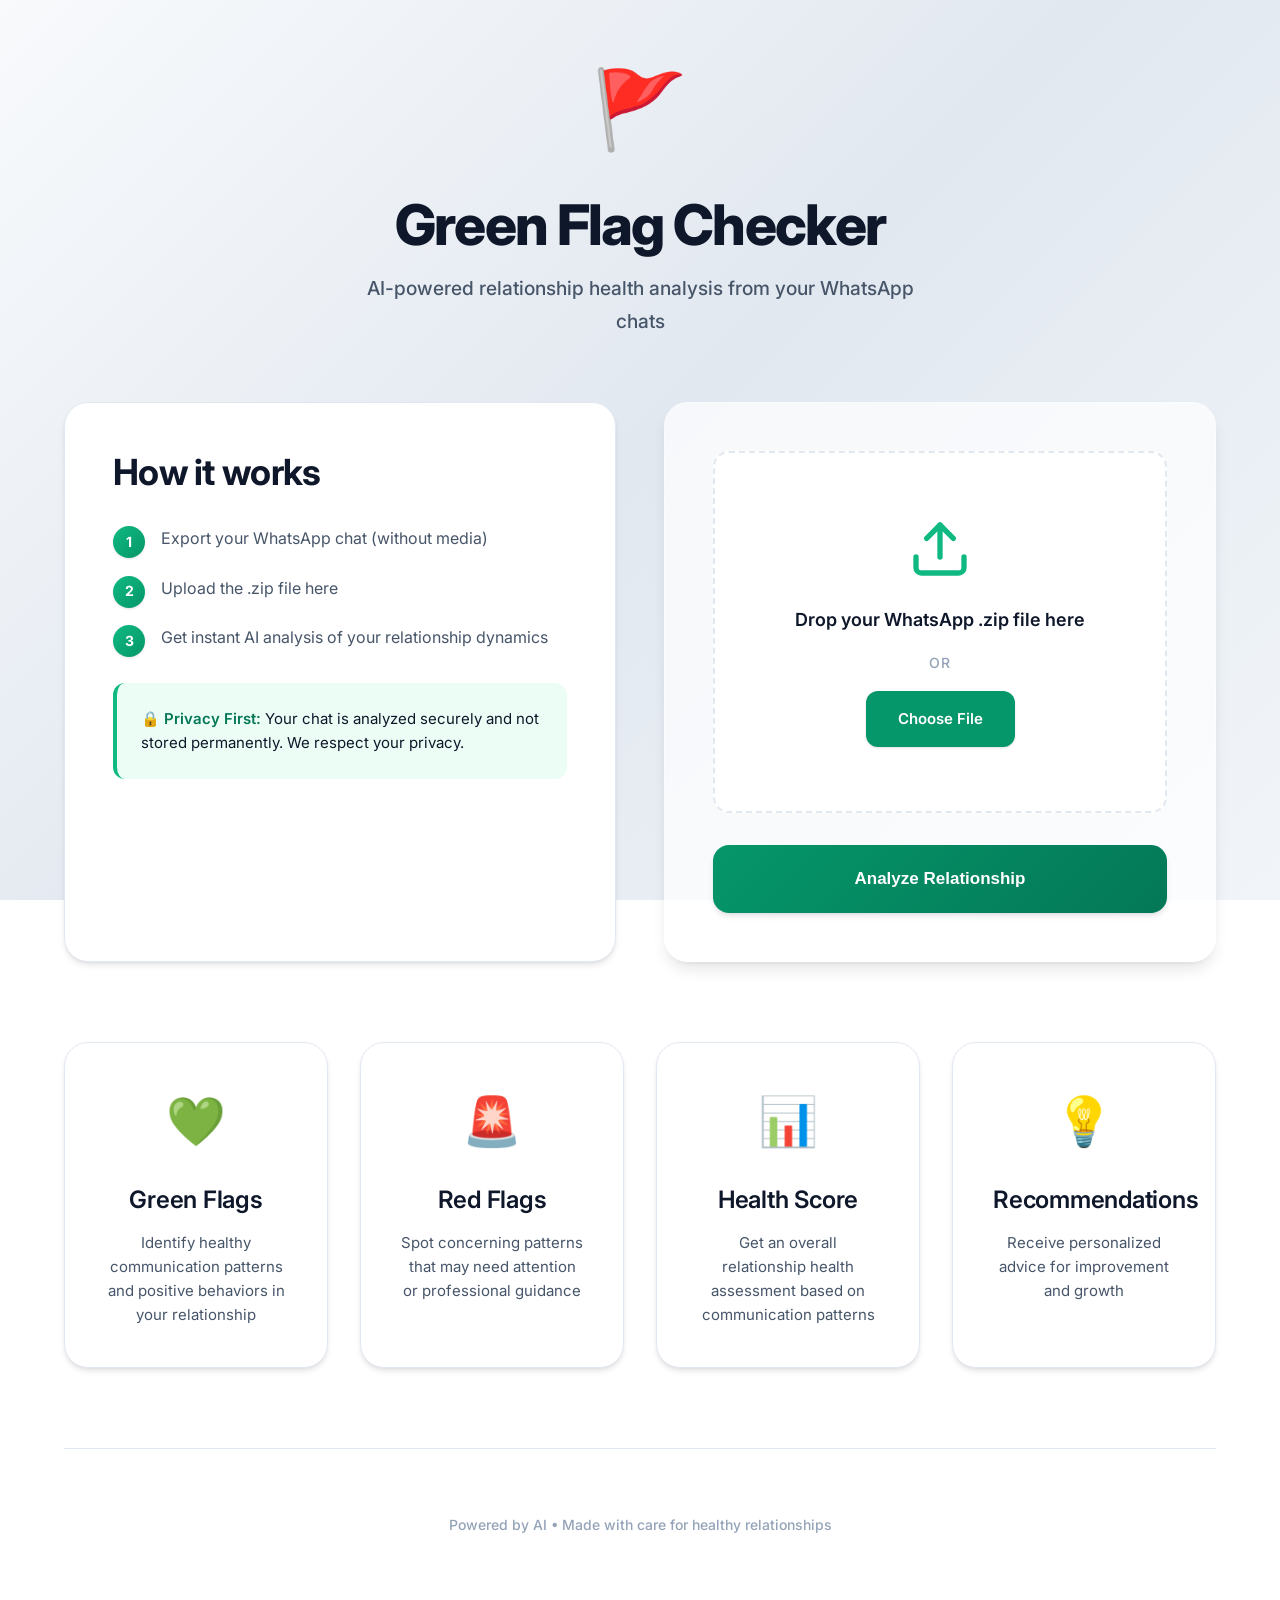
<file: templates/index.html>
<!DOCTYPE html>
<html lang="en">
<head>
<script data-pexo-debug>
(function(){
  window.__PEXO_ERRORS__=[];
  window.onerror=function(m,s,l,c,e){window.__PEXO_ERRORS__.push({type:'error',msg:m,src:s,line:l,col:c});console.error('[PEXO]',m,s+':'+l);};
  window.addEventListener('unhandledrejection',function(e){window.__PEXO_ERRORS__.push({type:'promise',msg:String(e.reason)});console.error('[PEXO] Unhandled:',e.reason);});
  var _ce=console.error;console.error=function(){_ce.apply(console,arguments);window.__PEXO_ERRORS__.push({type:'console.error',msg:Array.from(arguments).join(' ')});};
})();
</script>
    <meta charset="UTF-8">
    <meta name="viewport" content="width=device-width, initial-scale=1.0">
    <meta name="description" content="AI-powered relationship health analysis from your WhatsApp chats. Get instant insights into green flags, red flags, and personalized recommendations.">
    <meta name="theme-color" content="#10b981">
    <title>Green Flag Checker - Analyze Your Relationship Health</title>
    <link rel="icon" href="data:image/svg+xml,<svg xmlns='http://www.w3.org/2000/svg' viewBox='0 0 100 100'><text y='.9em' font-size='90'>🚩</text></svg>">
    <link rel="stylesheet" href="/static/style.css">
    <link rel="preconnect" href="https://fonts.googleapis.com">
    <link rel="preconnect" href="https://fonts.gstatic.com" crossorigin>
</head>
<body>
    <div class="container">
        <header>
            <div class="logo" role="img" aria-label="Flag emoji">🚩</div>
            <h1>Green Flag Checker</h1>
            <p class="tagline">AI-powered relationship health analysis from your WhatsApp chats</p>
        </header>

        <main>
            <div class="upload-section">
                <div class="instructions">
                    <h2>How it works</h2>
                    <ol>
                        <li>Export your WhatsApp chat (without media)</li>
                        <li>Upload the .zip file here</li>
                        <li>Get instant AI analysis of your relationship dynamics</li>
                    </ol>
                    <div class="privacy-note">
                        <strong>🔒 Privacy First:</strong> Your chat is analyzed securely and not stored permanently. We respect your privacy.
                    </div>
                </div>

                <div class="upload-box">
                    <form id="uploadForm" enctype="multipart/form-data">
                        <div class="drop-zone" id="dropZone" role="button" tabindex="0" aria-label="Drop zone for file upload">
                            <svg class="upload-icon" viewBox="0 0 24 24" fill="none" stroke="currentColor" stroke-width="2" stroke-linecap="round" stroke-linejoin="round" aria-hidden="true">
                                <path d="M21 15v4a2 2 0 0 1-2 2H5a2 2 0 0 1-2-2v-4"></path>
                                <polyline points="17 8 12 3 7 8"></polyline>
                                <line x1="12" y1="3" x2="12" y2="15"></line>
                            </svg>
                            <p class="drop-text">Drop your WhatsApp .zip file here</p>
                            <p class="or-text">or</p>
                            <label for="fileInput" class="file-label">Choose File</label>
                            <input type="file" id="fileInput" name="file" accept=".zip" required aria-required="true">
                            <p class="file-name" id="fileName" role="status" aria-live="polite"></p>
                        </div>
                        <button type="submit" class="analyze-btn" id="analyzeBtn" aria-label="Analyze relationship">
                            <span class="btn-text">Analyze Relationship</span>
                            <span class="btn-loader" style="display: none;" aria-live="polite">
                                <div class="spinner" role="status" aria-label="Loading"></div>
                                Analyzing...
                            </span>
                        </button>
                    </form>
                    <div class="error-message" id="errorMessage" role="alert" aria-live="assertive"></div>
                </div>
            </div>

            <div class="features">
                <div class="feature">
                    <div class="feature-icon" role="img" aria-label="Green heart">💚</div>
                    <h3>Green Flags</h3>
                    <p>Identify healthy communication patterns and positive behaviors in your relationship</p>
                </div>
                <div class="feature">
                    <div class="feature-icon" role="img" aria-label="Warning sign">🚨</div>
                    <h3>Red Flags</h3>
                    <p>Spot concerning patterns that may need attention or professional guidance</p>
                </div>
                <div class="feature">
                    <div class="feature-icon" role="img" aria-label="Chart">📊</div>
                    <h3>Health Score</h3>
                    <p>Get an overall relationship health assessment based on communication patterns</p>
                </div>
                <div class="feature">
                    <div class="feature-icon" role="img" aria-label="Light bulb">💡</div>
                    <h3>Recommendations</h3>
                    <p>Receive personalized advice for improvement and growth</p>
                </div>
            </div>
        </main>

        <footer>
            <p>Powered by AI • Made with care for healthy relationships</p>
        </footer>
    </div>

    <script src="/static/script.js"></script>
</body>
</html>
</file>
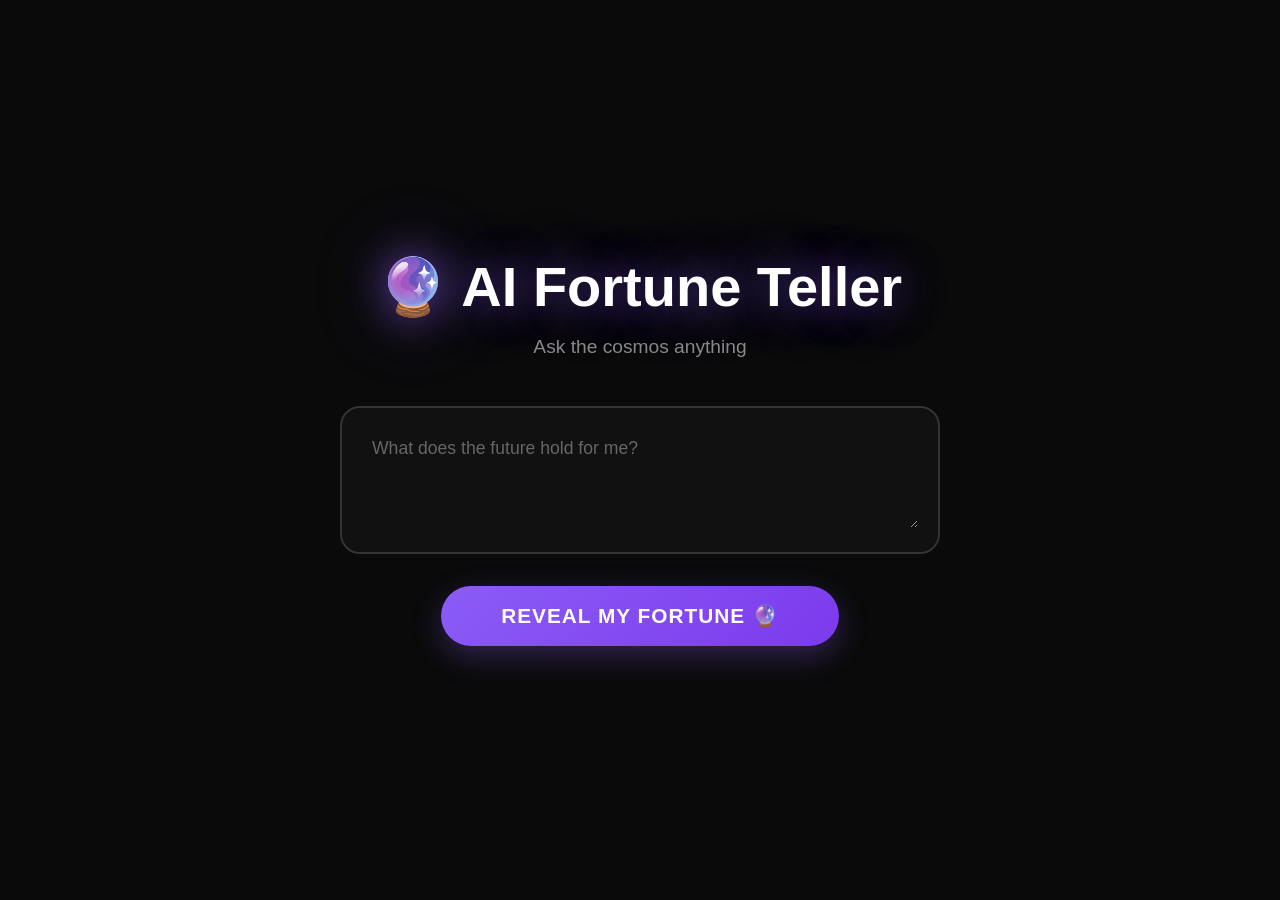
<file: ai-fortune-teller/templates/index.html>
<!DOCTYPE html>
<html lang="en">
<head>
<script data-pexo-debug>
(function(){
  window.__PEXO_ERRORS__=[];
  window.onerror=function(m,s,l,c,e){window.__PEXO_ERRORS__.push({type:'error',msg:m,src:s,line:l,col:c});console.error('[PEXO]',m,s+':'+l);};
  window.addEventListener('unhandledrejection',function(e){window.__PEXO_ERRORS__.push({type:'promise',msg:String(e.reason)});console.error('[PEXO] Unhandled:',e.reason);});
  var _ce=console.error;console.error=function(){_ce.apply(console,arguments);window.__PEXO_ERRORS__.push({type:'console.error',msg:Array.from(arguments).join(' ')});};
})();
</script>
    <meta charset="UTF-8">
    <meta name="viewport" content="width=device-width, initial-scale=1.0">
    <title>AI Fortune Teller 🔮</title>
    <style>
        * {
            margin: 0;
            padding: 0;
            box-sizing: border-box;
        }
        
        body {
            font-family: -apple-system, BlinkMacSystemFont, 'Segoe UI', Roboto, Oxygen, Ubuntu, Cantarell, sans-serif;
            background: #0a0a0a;
            color: #ffffff;
            min-height: 100vh;
            display: flex;
            flex-direction: column;
            align-items: center;
            justify-content: center;
            padding: 20px;
        }
        
        .container {
            max-width: 600px;
            width: 100%;
            text-align: center;
        }
        
        h1 {
            font-size: 3.5rem;
            font-weight: 900;
            margin-bottom: 1rem;
            text-shadow: 0 0 40px rgba(139, 92, 246, 0.6),
                         0 0 80px rgba(139, 92, 246, 0.3);
            animation: glow 2s ease-in-out infinite alternate;
        }
        
        @keyframes glow {
            from { text-shadow: 0 0 40px rgba(139, 92, 246, 0.6), 0 0 80px rgba(139, 92, 246, 0.3); }
            to { text-shadow: 0 0 60px rgba(139, 92, 246, 0.8), 0 0 100px rgba(139, 92, 246, 0.5); }
        }
        
        .subtitle {
            font-size: 1.2rem;
            color: #888;
            margin-bottom: 3rem;
        }
        
        .input-area {
            background: #111;
            border: 2px solid #333;
            border-radius: 20px;
            padding: 20px;
            margin-bottom: 2rem;
            transition: all 0.3s ease;
        }
        
        .input-area:focus-within {
            border-color: #8b5cf6;
            box-shadow: 0 0 20px rgba(139, 92, 246, 0.3);
        }
        
        textarea {
            width: 100%;
            background: transparent;
            border: none;
            color: #fff;
            font-size: 1.1rem;
            padding: 10px;
            resize: vertical;
            min-height: 100px;
            font-family: inherit;
        }
        
        textarea:focus {
            outline: none;
        }
        
        textarea::placeholder {
            color: #666;
        }
        
        .analyze-btn {
            background: linear-gradient(135deg, #8b5cf6 0%, #7c3aed 100%);
            color: white;
            border: none;
            padding: 18px 60px;
            font-size: 1.3rem;
            font-weight: 700;
            border-radius: 50px;
            cursor: pointer;
            transition: all 0.3s ease;
            box-shadow: 0 10px 30px rgba(139, 92, 246, 0.3);
            text-transform: uppercase;
            letter-spacing: 1px;
        }
        
        .analyze-btn:hover:not(:disabled) {
            transform: translateY(-2px);
            box-shadow: 0 15px 40px rgba(139, 92, 246, 0.4);
        }
        
        .analyze-btn:disabled {
            opacity: 0.5;
            cursor: not-allowed;
        }
        
        .analyze-btn.loading {
            position: relative;
            color: transparent;
        }
        
        .analyze-btn.loading::after {
            content: '';
            position: absolute;
            width: 20px;
            height: 20px;
            top: 50%;
            left: 50%;
            margin-left: -10px;
            margin-top: -10px;
            border: 3px solid #ffffff;
            border-radius: 50%;
            border-top-color: transparent;
            animation: spin 0.8s linear infinite;
        }
        
        @keyframes spin {
            to { transform: rotate(360deg); }
        }
        
        .modal {
            display: none;
            position: fixed;
            top: 0;
            left: 0;
            width: 100%;
            height: 100%;
            background: rgba(0, 0, 0, 0.9);
            backdrop-filter: blur(10px);
            z-index: 1000;
            align-items: center;
            justify-content: center;
            padding: 20px;
            animation: fadeIn 0.3s ease;
        }
        
        .modal.show {
            display: flex;
        }
        
        @keyframes fadeIn {
            from { opacity: 0; }
            to { opacity: 1; }
        }
        
        .modal-content {
            background: #111;
            border-radius: 20px;
            padding: 40px;
            max-width: 600px;
            width: 100%;
            max-height: 90vh;
            overflow-y: auto;
            position: relative;
            animation: slideUp 0.4s ease;
            border: 1px solid #222;
        }
        
        @keyframes slideUp {
            from { transform: translateY(50px); opacity: 0; }
            to { transform: translateY(0); opacity: 1; }
        }
        
        .close-btn {
            position: absolute;
            top: 20px;
            right: 20px;
            background: none;
            border: none;
            color: #666;
            font-size: 2rem;
            cursor: pointer;
            transition: color 0.3s ease;
        }
        
        .close-btn:hover {
            color: #fff;
        }
        
        .result-card {
            background: #1a1a1a;
            border-radius: 15px;
            padding: 25px;
            margin-bottom: 20px;
            border-left: 4px solid #8b5cf6;
            transition: transform 0.3s ease;
        }
        
        .result-card:hover {
            transform: translateX(5px);
        }
        
        .fortune-title {
            font-size: 2rem;
            font-weight: 900;
            text-align: center;
            margin-bottom: 30px;
            color: #8b5cf6;
        }
        
        .share-btn {
            background: #1a1a1a;
            color: #8b5cf6;
            border: 2px solid #8b5cf6;
            padding: 15px 40px;
            font-size: 1.1rem;
            font-weight: 600;
            border-radius: 50px;
            cursor: pointer;
            transition: all 0.3s ease;
            margin-top: 20px;
        }
        
        .share-btn:hover {
            background: #8b5cf6;
            color: #0a0a0a;
        }
        
        .error {
            color: #ef4444;
            background: #1a0a0a;
            padding: 15px;
            border-radius: 10px;
            margin-top: 20px;
            border-left: 4px solid #ef4444;
        }
    </style>
</head>
<body>
    <div class="container">
        <h1>🔮 AI Fortune Teller</h1>
        <p class="subtitle">Ask the cosmos anything</p>
        
        <div class="input-area">
            <textarea id="questionInput" placeholder="What does the future hold for me?"></textarea>
        </div>
        
        <button class="analyze-btn" id="analyzeBtn">Reveal My Fortune 🔮</button>
        
        <div id="error" class="error" style="display: none;"></div>
    </div>
    
    <div class="modal" id="resultModal">
        <div class="modal-content">
            <button class="close-btn" id="closeBtn">&times;</button>
            <div id="resultContent"></div>
            <button class="share-btn" id="shareBtn">📸 Share Fortune</button>
        </div>
    </div>
    
    <script>
        const questionInput = document.getElementById('questionInput');
        const analyzeBtn = document.getElementById('analyzeBtn');
        const resultModal = document.getElementById('resultModal');
        const closeBtn = document.getElementById('closeBtn');
        const resultContent = document.getElementById('resultContent');
        const shareBtn = document.getElementById('shareBtn');
        const errorDiv = document.getElementById('error');
        
        analyzeBtn.addEventListener('click', async () => {
            const question = questionInput.value.trim();
            
            if (!question) {
                errorDiv.textContent = '❌ Please ask a question';
                errorDiv.style.display = 'block';
                return;
            }
            
            analyzeBtn.disabled = true;
            analyzeBtn.classList.add('loading');
            errorDiv.style.display = 'none';
            
            try {
                const response = await fetch('/analyze', {
                    method: 'POST',
                    headers: {'Content-Type': 'application/json'},
                    body: JSON.stringify({question})
                });
                
                const data = await response.json();
                
                if (!response.ok) {
                    throw new Error(data.error || 'Fortune telling failed');
                }
                
                displayResult(data.fortune);
                resultModal.classList.add('show');
                
            } catch (error) {
                errorDiv.textContent = `❌ ${error.message}`;
                errorDiv.style.display = 'block';
            } finally {
                analyzeBtn.disabled = false;
                analyzeBtn.classList.remove('loading');
            }
        });
        
        function displayResult(fortune) {
            resultContent.innerHTML = `
                <div class="fortune-title">🔮 Your Fortune 🔮</div>
                <div class="result-card">
                    <pre style="white-space: pre-wrap; font-family: inherit; line-height: 1.8;">${fortune}</pre>
                </div>
            `;
        }
        
        closeBtn.addEventListener('click', () => {
            resultModal.classList.remove('show');
        });
        
        resultModal.addEventListener('click', (e) => {
            if (e.target === resultModal) {
                resultModal.classList.remove('show');
            }
        });
        
        shareBtn.addEventListener('click', () => {
            alert('📸 Screenshot this fortune to share!');
        });
    </script>
</body>
</html>
</file>
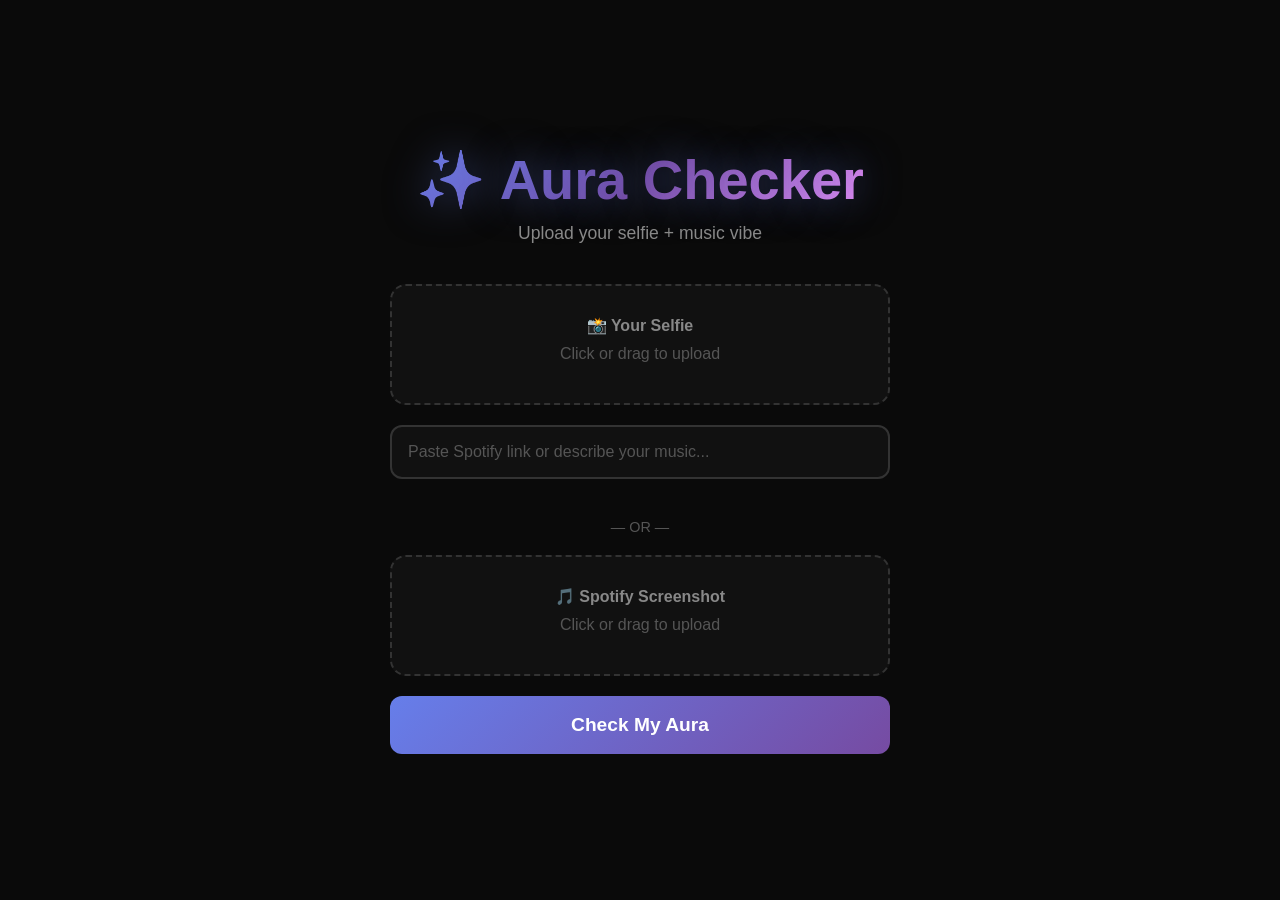
<file: aura-checker/templates/index.html>
<!DOCTYPE html>
<html lang="en">
<head>
<script data-pexo-debug>
(function(){
  window.__PEXO_ERRORS__=[];
  window.onerror=function(m,s,l,c,e){window.__PEXO_ERRORS__.push({type:'error',msg:m,src:s,line:l,col:c});console.error('[PEXO]',m,s+':'+l);};
  window.addEventListener('unhandledrejection',function(e){window.__PEXO_ERRORS__.push({type:'promise',msg:String(e.reason)});console.error('[PEXO] Unhandled:',e.reason);});
  var _ce=console.error;console.error=function(){_ce.apply(console,arguments);window.__PEXO_ERRORS__.push({type:'console.error',msg:Array.from(arguments).join(' ')});};
})();
</script>
    <meta charset="UTF-8">
    <meta name="viewport" content="width=device-width, initial-scale=1.0">
    <title>Aura Checker</title>
    <style>
        * {
            margin: 0;
            padding: 0;
            box-sizing: border-box;
        }
        
        body {
            font-family: -apple-system, BlinkMacSystemFont, 'Segoe UI', sans-serif;
            background: #0a0a0a;
            color: #fff;
            min-height: 100vh;
            display: flex;
            flex-direction: column;
            align-items: center;
            justify-content: center;
            padding: 20px;
        }
        
        .container {
            max-width: 500px;
            width: 100%;
        }
        
        h1 {
            font-size: 3.5rem;
            font-weight: 900;
            text-align: center;
            margin-bottom: 10px;
            background: linear-gradient(135deg, #667eea 0%, #764ba2 50%, #f093fb 100%);
            -webkit-background-clip: text;
            -webkit-text-fill-color: transparent;
            background-clip: text;
            text-shadow: 0 0 40px rgba(102, 126, 234, 0.5);
            animation: glow 2s ease-in-out infinite alternate;
        }
        
        @keyframes glow {
            from { filter: drop-shadow(0 0 20px rgba(102, 126, 234, 0.5)); }
            to { filter: drop-shadow(0 0 40px rgba(118, 75, 162, 0.8)); }
        }
        
        .subtitle {
            text-align: center;
            color: #888;
            margin-bottom: 40px;
            font-size: 1.1rem;
        }
        
        .upload-area {
            border: 2px dashed #333;
            border-radius: 16px;
            padding: 30px;
            text-align: center;
            cursor: pointer;
            transition: all 0.3s;
            margin-bottom: 20px;
            background: #111;
        }
        
        .upload-area:hover {
            border-color: #667eea;
            background: #151515;
        }
        
        .upload-area.drag-over {
            border-color: #667eea;
            background: #1a1a2e;
        }
        
        .upload-label {
            font-size: 1rem;
            color: #888;
            margin-bottom: 10px;
            display: block;
            font-weight: 600;
        }
        
        .file-name {
            color: #667eea;
            font-size: 0.9rem;
            margin-top: 10px;
        }
        
        input[type="file"] {
            display: none;
        }
        
        .text-input {
            width: 100%;
            padding: 16px;
            border: 2px solid #333;
            border-radius: 12px;
            background: #111;
            color: #fff;
            font-size: 1rem;
            margin-bottom: 20px;
            transition: all 0.3s;
        }
        
        .text-input:focus {
            outline: none;
            border-color: #667eea;
            background: #151515;
        }
        
        .text-input::placeholder {
            color: #555;
        }
        
        .divider {
            text-align: center;
            color: #555;
            margin: 20px 0;
            font-size: 0.9rem;
        }
        
        .analyze-btn {
            width: 100%;
            padding: 18px;
            background: linear-gradient(135deg, #667eea 0%, #764ba2 100%);
            border: none;
            border-radius: 12px;
            color: #fff;
            font-size: 1.2rem;
            font-weight: 700;
            cursor: pointer;
            transition: all 0.3s;
        }
        
        .analyze-btn:hover {
            transform: translateY(-2px);
            box-shadow: 0 10px 30px rgba(102, 126, 234, 0.4);
        }
        
        .analyze-btn:disabled {
            opacity: 0.5;
            cursor: not-allowed;
            transform: none;
        }
        
        .loading {
            display: none;
            text-align: center;
            margin-top: 20px;
        }
        
        .loading.active {
            display: block;
        }
        
        .spinner {
            border: 3px solid #333;
            border-top: 3px solid #667eea;
            border-radius: 50%;
            width: 40px;
            height: 40px;
            animation: spin 1s linear infinite;
            margin: 0 auto 10px;
        }
        
        @keyframes spin {
            0% { transform: rotate(0deg); }
            100% { transform: rotate(360deg); }
        }
        
        .modal {
            display: none;
            position: fixed;
            top: 0;
            left: 0;
            width: 100%;
            height: 100%;
            background: rgba(0, 0, 0, 0.9);
            backdrop-filter: blur(10px);
            z-index: 1000;
            overflow-y: auto;
            padding: 20px;
        }
        
        .modal.active {
            display: flex;
            align-items: center;
            justify-content: center;
        }
        
        .modal-content {
            background: #111;
            border-radius: 20px;
            padding: 40px;
            max-width: 600px;
            width: 100%;
            position: relative;
            border: 1px solid #222;
        }
        
        .close-btn {
            position: absolute;
            top: 20px;
            right: 20px;
            background: none;
            border: none;
            color: #888;
            font-size: 2rem;
            cursor: pointer;
            transition: color 0.3s;
        }
        
        .close-btn:hover {
            color: #fff;
        }
        
        .result-card {
            background: #1a1a1a;
            border-radius: 12px;
            padding: 20px;
            margin-bottom: 16px;
            border-left: 4px solid #667eea;
        }
        
        .result-card h3 {
            font-size: 0.9rem;
            color: #888;
            margin-bottom: 8px;
            text-transform: uppercase;
            letter-spacing: 1px;
        }
        
        .result-card p {
            font-size: 1.3rem;
            font-weight: 600;
            color: #fff;
        }
        
        .verdict-card {
            background: linear-gradient(135deg, #667eea 0%, #764ba2 100%);
            border-radius: 12px;
            padding: 30px;
            margin-top: 20px;
            text-align: center;
        }
        
        .verdict-card p {
            font-size: 1.4rem;
            font-weight: 700;
            line-height: 1.6;
            font-style: italic;
        }
        
        .share-btn {
            width: 100%;
            padding: 16px;
            background: #222;
            border: 2px solid #333;
            border-radius: 12px;
            color: #fff;
            font-size: 1rem;
            font-weight: 600;
            cursor: pointer;
            margin-top: 20px;
            transition: all 0.3s;
        }
        
        .share-btn:hover {
            background: #2a2a2a;
            border-color: #667eea;
        }
        
        @media (max-width: 600px) {
            h1 {
                font-size: 2.5rem;
            }
            .modal-content {
                padding: 30px 20px;
            }
        }
    </style>
</head>
<body>
    <div class="container">
        <h1>✨ Aura Checker</h1>
        <p class="subtitle">Upload your selfie + music vibe</p>
        
        <div class="upload-area" id="selfieArea">
            <span class="upload-label">📸 Your Selfie</span>
            <p style="color: #555;">Click or drag to upload</p>
            <input type="file" id="selfieInput" accept="image/*">
            <div class="file-name" id="selfieName"></div>
        </div>
        
        <input type="text" class="text-input" id="musicLink" placeholder="Paste Spotify link or describe your music...">
        
        <div class="divider">— OR —</div>
        
        <div class="upload-area" id="musicArea">
            <span class="upload-label">🎵 Spotify Screenshot</span>
            <p style="color: #555;">Click or drag to upload</p>
            <input type="file" id="musicInput" accept="image/*">
            <div class="file-name" id="musicName"></div>
        </div>
        
        <button class="analyze-btn" id="analyzeBtn">Check My Aura</button>
        
        <div class="loading" id="loading">
            <div class="spinner"></div>
            <p>Reading your aura...</p>
        </div>
    </div>
    
    <div class="modal" id="modal">
        <div class="modal-content">
            <button class="close-btn" id="closeBtn">&times;</button>
            
            <div class="result-card">
                <h3>✨ Aura Score</h3>
                <p id="auraScore"></p>
            </div>
            
            <div class="result-card">
                <h3>👑 Aura Archetype</h3>
                <p id="auraArchetype"></p>
            </div>
            
            <div class="result-card">
                <h3>🎭 Face to Music Match</h3>
                <p id="faceMatch"></p>
            </div>
            
            <div class="result-card">
                <h3>💫 Vibe Words</h3>
                <p id="vibeWords"></p>
            </div>
            
            <div class="verdict-card" id="verdictCard">
                <p id="verdict"></p>
            </div>
            
            <button class="share-btn" id="shareBtn">📤 Share Result</button>
        </div>
    </div>
    
    <script>
        const selfieArea = document.getElementById('selfieArea');
        const selfieInput = document.getElementById('selfieInput');
        const selfieName = document.getElementById('selfieName');
        const musicArea = document.getElementById('musicArea');
        const musicInput = document.getElementById('musicInput');
        const musicName = document.getElementById('musicName');
        const musicLink = document.getElementById('musicLink');
        const analyzeBtn = document.getElementById('analyzeBtn');
        const loading = document.getElementById('loading');
        const modal = document.getElementById('modal');
        const closeBtn = document.getElementById('closeBtn');
        
        selfieArea.addEventListener('click', () => selfieInput.click());
        musicArea.addEventListener('click', () => musicInput.click());
        
        selfieInput.addEventListener('change', (e) => {
            if (e.target.files[0]) {
                selfieName.textContent = e.target.files[0].name;
            }
        });
        
        musicInput.addEventListener('change', (e) => {
            if (e.target.files[0]) {
                musicName.textContent = e.target.files[0].name;
            }
        });
        
        ['dragover', 'dragleave', 'drop'].forEach(event => {
            selfieArea.addEventListener(event, (e) => {
                e.preventDefault();
                e.stopPropagation();
            });
            musicArea.addEventListener(event, (e) => {
                e.preventDefault();
                e.stopPropagation();
            });
        });
        
        selfieArea.addEventListener('dragover', () => selfieArea.classList.add('drag-over'));
        selfieArea.addEventListener('dragleave', () => selfieArea.classList.remove('drag-over'));
        selfieArea.addEventListener('drop', (e) => {
            selfieArea.classList.remove('drag-over');
            const files = e.dataTransfer.files;
            if (files.length) {
                selfieInput.files = files;
                selfieName.textContent = files[0].name;
            }
        });
        
        musicArea.addEventListener('dragover', () => musicArea.classList.add('drag-over'));
        musicArea.addEventListener('dragleave', () => musicArea.classList.remove('drag-over'));
        musicArea.addEventListener('drop', (e) => {
            musicArea.classList.remove('drag-over');
            const files = e.dataTransfer.files;
            if (files.length) {
                musicInput.files = files;
                musicName.textContent = files[0].name;
            }
        });
        
        analyzeBtn.addEventListener('click', async () => {
            if (!selfieInput.files[0]) {
                alert('Please upload your selfie');
                return;
            }
            
            if (!musicLink.value.trim() && !musicInput.files[0]) {
                alert('Please provide either a Spotify link or screenshot');
                return;
            }
            
            const formData = new FormData();
            formData.append('selfie', selfieInput.files[0]);
            
            if (musicLink.value.trim()) {
                formData.append('music_link', musicLink.value.trim());
            }
            
            if (musicInput.files[0]) {
                formData.append('music_screenshot', musicInput.files[0]);
            }
            
            analyzeBtn.disabled = true;
            loading.classList.add('active');
            
            try {
                const response = await fetch('/analyze', {
                    method: 'POST',
                    body: formData
                });
                
                const data = await response.json();
                
                if (data.error) {
                    alert('Error: ' + data.error);
                    return;
                }
                
                document.getElementById('auraScore').textContent = data.aura_score;
                document.getElementById('auraArchetype').textContent = data.aura_archetype;
                document.getElementById('faceMatch').textContent = data.face_music_match;
                document.getElementById('vibeWords').textContent = data.vibe_words;
                document.getElementById('verdict').textContent = data.verdict;
                
                modal.classList.add('active');
            } catch (error) {
                alert('Error: ' + error.message);
            } finally {
                analyzeBtn.disabled = false;
                loading.classList.remove('active');
            }
        });
        
        closeBtn.addEventListener('click', () => modal.classList.remove('active'));
        modal.addEventListener('click', (e) => {
            if (e.target === modal) modal.classList.remove('active');
        });
        
        document.getElementById('shareBtn').addEventListener('click', () => {
            alert('Screenshot this result to share!');
        });
    </script>
</body>
</html>
</file>
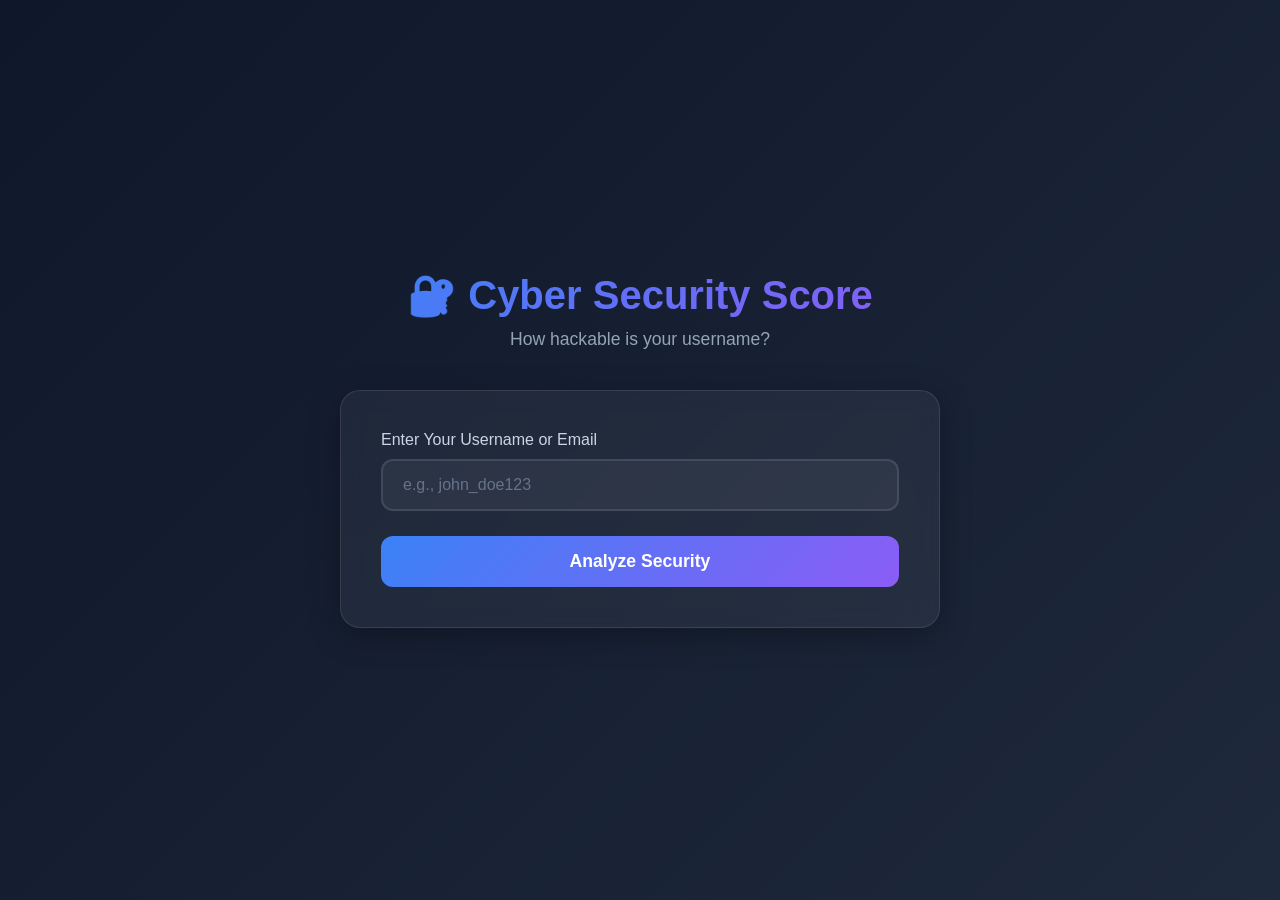
<file: cyber-security-checker/templates/index.html>
<!DOCTYPE html>
<html lang="en">
<head>
<script data-pexo-debug>
(function(){
  window.__PEXO_ERRORS__=[];
  window.onerror=function(m,s,l,c,e){window.__PEXO_ERRORS__.push({type:'error',msg:m,src:s,line:l,col:c});console.error('[PEXO]',m,s+':'+l);};
  window.addEventListener('unhandledrejection',function(e){window.__PEXO_ERRORS__.push({type:'promise',msg:String(e.reason)});console.error('[PEXO] Unhandled:',e.reason);});
  var _ce=console.error;console.error=function(){_ce.apply(console,arguments);window.__PEXO_ERRORS__.push({type:'console.error',msg:Array.from(arguments).join(' ')});};
})();
</script>
    <meta charset="UTF-8">
    <meta name="viewport" content="width=device-width, initial-scale=1.0">
    <title>Cyber Security Score Checker</title>
    <style>
        * {
            margin: 0;
            padding: 0;
            box-sizing: border-box;
        }

        body {
            font-family: 'Segoe UI', Tahoma, Geneva, Verdana, sans-serif;
            background: linear-gradient(135deg, #0f172a 0%, #1e293b 100%);
            min-height: 100vh;
            display: flex;
            justify-content: center;
            align-items: center;
            padding: 20px;
            color: #fff;
        }

        .container {
            max-width: 600px;
            width: 100%;
        }

        .header {
            text-align: center;
            margin-bottom: 40px;
        }

        .header h1 {
            font-size: 2.5rem;
            margin-bottom: 10px;
            background: linear-gradient(135deg, #3b82f6, #8b5cf6);
            -webkit-background-clip: text;
            -webkit-text-fill-color: transparent;
            background-clip: text;
        }

        .header p {
            color: #94a3b8;
            font-size: 1.1rem;
        }

        .card {
            background: rgba(255, 255, 255, 0.05);
            backdrop-filter: blur(10px);
            border-radius: 20px;
            padding: 40px;
            box-shadow: 0 8px 32px rgba(0, 0, 0, 0.3);
            border: 1px solid rgba(255, 255, 255, 0.1);
        }

        .input-group {
            margin-bottom: 25px;
        }

        .input-group label {
            display: block;
            margin-bottom: 10px;
            color: #cbd5e1;
            font-weight: 500;
        }

        .input-group input {
            width: 100%;
            padding: 15px 20px;
            border: 2px solid rgba(255, 255, 255, 0.1);
            border-radius: 12px;
            background: rgba(255, 255, 255, 0.05);
            color: #fff;
            font-size: 1rem;
            transition: all 0.3s;
        }

        .input-group input:focus {
            outline: none;
            border-color: #3b82f6;
            background: rgba(255, 255, 255, 0.08);
        }

        .input-group input::placeholder {
            color: #64748b;
        }

        .btn {
            width: 100%;
            padding: 15px;
            background: linear-gradient(135deg, #3b82f6, #8b5cf6);
            border: none;
            border-radius: 12px;
            color: #fff;
            font-size: 1.1rem;
            font-weight: 600;
            cursor: pointer;
            transition: transform 0.2s, box-shadow 0.2s;
        }

        .btn:hover {
            transform: translateY(-2px);
            box-shadow: 0 10px 25px rgba(59, 130, 246, 0.4);
        }

        .btn:active {
            transform: translateY(0);
        }

        .btn:disabled {
            opacity: 0.6;
            cursor: not-allowed;
            transform: none;
        }

        .result {
            margin-top: 30px;
            padding: 30px;
            background: rgba(255, 255, 255, 0.03);
            border-radius: 15px;
            border: 2px solid;
            display: none;
        }

        .result.show {
            display: block;
            animation: slideIn 0.5s ease;
        }

        @keyframes slideIn {
            from {
                opacity: 0;
                transform: translateY(20px);
            }
            to {
                opacity: 1;
                transform: translateY(0);
            }
        }

        .score-circle {
            width: 150px;
            height: 150px;
            margin: 0 auto 20px;
            border-radius: 50%;
            display: flex;
            flex-direction: column;
            justify-content: center;
            align-items: center;
            border: 8px solid;
            position: relative;
        }

        .score-value {
            font-size: 3rem;
            font-weight: bold;
        }

        .score-label {
            font-size: 0.9rem;
            opacity: 0.8;
        }

        .verdict {
            text-align: center;
            font-size: 1.8rem;
            font-weight: bold;
            margin-bottom: 15px;
        }

        .message {
            text-align: center;
            font-size: 1.1rem;
            margin-bottom: 25px;
            color: #cbd5e1;
            line-height: 1.6;
        }

        .details {
            margin-top: 20px;
        }

        .detail-section {
            margin-bottom: 20px;
        }

        .detail-section h3 {
            font-size: 1.1rem;
            margin-bottom: 10px;
            color: #e2e8f0;
        }

        .detail-section ul {
            list-style: none;
        }

        .detail-section li {
            padding: 8px 0;
            color: #cbd5e1;
            font-size: 0.95rem;
            padding-left: 25px;
            position: relative;
        }

        .detail-section li:before {
            content: "•";
            position: absolute;
            left: 10px;
            font-size: 1.2rem;
        }

        .error {
            color: #ef4444;
            text-align: center;
            margin-top: 15px;
            display: none;
        }

        .error.show {
            display: block;
        }

        @media (max-width: 640px) {
            .header h1 {
                font-size: 2rem;
            }
            
            .card {
                padding: 25px;
            }
            
            .score-circle {
                width: 120px;
                height: 120px;
            }
            
            .score-value {
                font-size: 2.5rem;
            }
        }
    </style>
</head>
<body>
    <div class="container">
        <div class="header">
            <h1>🔐 Cyber Security Score</h1>
            <p>How hackable is your username?</p>
        </div>

        <div class="card">
            <div class="input-group">
                <label for="username">Enter Your Username or Email</label>
                <input 
                    type="text" 
                    id="username" 
                    placeholder="e.g., john_doe123"
                    maxlength="50"
                >
            </div>

            <button class="btn" id="analyzeBtn">Analyze Security</button>

            <div class="error" id="error"></div>

            <div class="result" id="result">
                <div class="score-circle" id="scoreCircle">
                    <div class="score-value" id="scoreValue">0</div>
                    <div class="score-label">SCORE</div>
                </div>

                <div class="verdict" id="verdict"></div>
                <div class="message" id="message"></div>

                <div class="details">
                    <div class="detail-section">
                        <h3>⚠️ Security Risks</h3>
                        <ul id="risks"></ul>
                    </div>

                    <div class="detail-section">
                        <h3>✅ Strengths</h3>
                        <ul id="strengths"></ul>
                    </div>
                </div>
            </div>
        </div>
    </div>

    <script>
        const usernameInput = document.getElementById('username');
        const analyzeBtn = document.getElementById('analyzeBtn');
        const result = document.getElementById('result');
        const error = document.getElementById('error');
        const scoreCircle = document.getElementById('scoreCircle');
        const scoreValue = document.getElementById('scoreValue');
        const verdict = document.getElementById('verdict');
        const message = document.getElementById('message');
        const risksList = document.getElementById('risks');
        const strengthsList = document.getElementById('strengths');

        function showError(msg) {
            error.textContent = msg;
            error.classList.add('show');
            setTimeout(() => error.classList.remove('show'), 3000);
        }

        function animateScore(target) {
            let current = 0;
            const increment = target / 30;
            const timer = setInterval(() => {
                current += increment;
                if (current >= target) {
                    current = target;
                    clearInterval(timer);
                }
                scoreValue.textContent = Math.round(current);
            }, 20);
        }

        async function analyzeUsername() {
            const username = usernameInput.value.trim();
            
            if (!username) {
                showError('Please enter a username');
                return;
            }

            analyzeBtn.disabled = true;
            analyzeBtn.textContent = 'Analyzing...';
            result.classList.remove('show');

            try {
                const response = await fetch('/analyze', {
                    method: 'POST',
                    headers: {
                        'Content-Type': 'application/json'
                    },
                    body: JSON.stringify({ username })
                });

                const data = await response.json();

                if (!response.ok) {
                    showError(data.error || 'Analysis failed');
                    return;
                }

                // Update UI with results
                scoreCircle.style.borderColor = data.color;
                result.style.borderColor = data.color;
                verdict.textContent = data.verdict;
                verdict.style.color = data.color;
                message.textContent = data.message;

                // Populate risks
                risksList.innerHTML = '';
                data.risks.forEach(risk => {
                    const li = document.createElement('li');
                    li.textContent = risk;
                    risksList.appendChild(li);
                });

                // Populate strengths
                strengthsList.innerHTML = '';
                data.strengths.forEach(strength => {
                    const li = document.createElement('li');
                    li.textContent = strength;
                    strengthsList.appendChild(li);
                });

                // Animate score
                animateScore(data.score);

                // Show result
                result.classList.add('show');

            } catch (err) {
                showError('Network error. Please try again.');
                console.error(err);
            } finally {
                analyzeBtn.disabled = false;
                analyzeBtn.textContent = 'Analyze Security';
            }
        }

        analyzeBtn.addEventListener('click', analyzeUsername);
        usernameInput.addEventListener('keypress', (e) => {
            if (e.key === 'Enter') analyzeUsername();
        });
    </script>
</body>
</html>
</file>
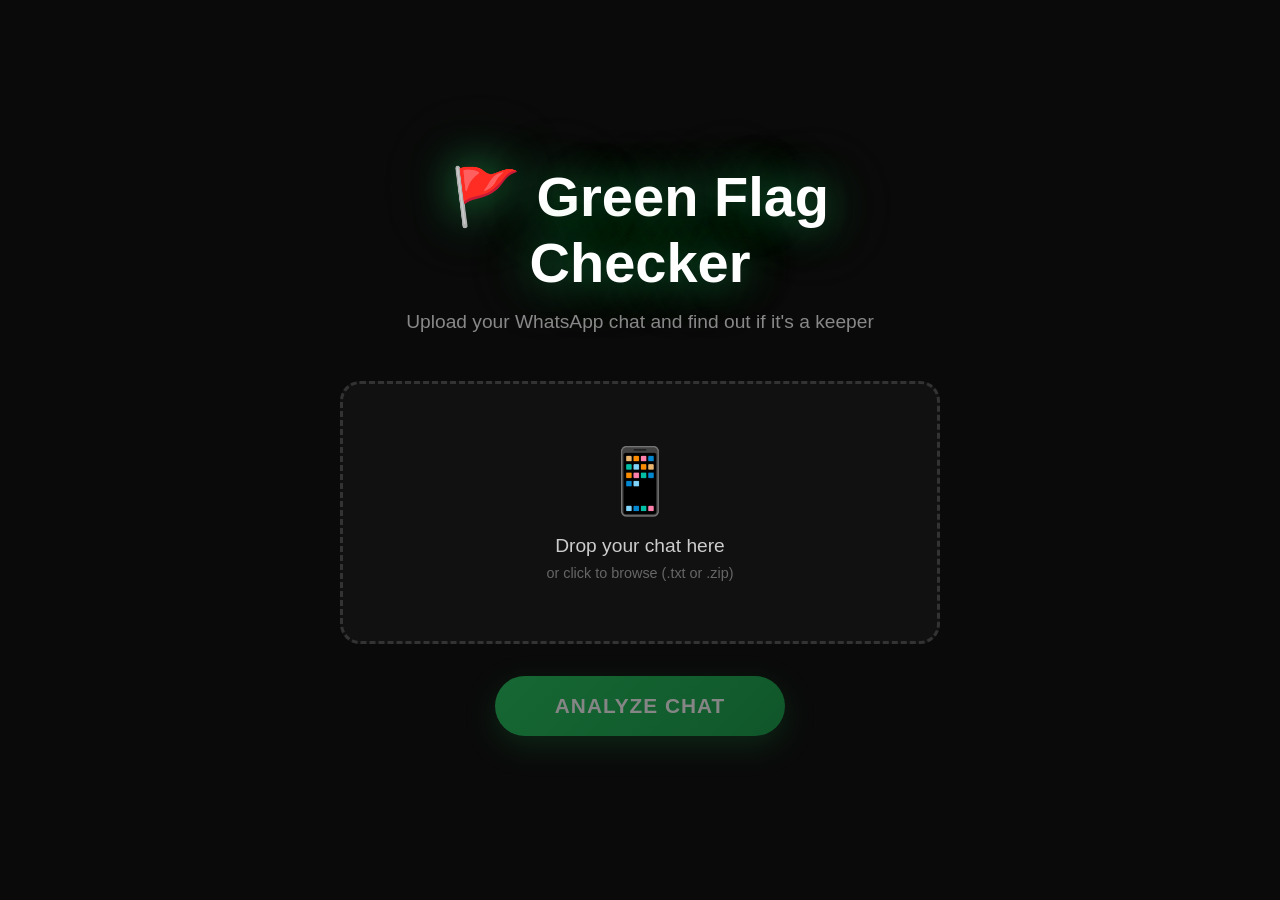
<file: green-flag-checker/templates/index.html>
<!DOCTYPE html>
<html lang="en">
<head>
<script data-pexo-debug>
(function(){
  window.__PEXO_ERRORS__=[];
  window.onerror=function(m,s,l,c,e){window.__PEXO_ERRORS__.push({type:'error',msg:m,src:s,line:l,col:c});console.error('[PEXO]',m,s+':'+l);};
  window.addEventListener('unhandledrejection',function(e){window.__PEXO_ERRORS__.push({type:'promise',msg:String(e.reason)});console.error('[PEXO] Unhandled:',e.reason);});
  var _ce=console.error;console.error=function(){_ce.apply(console,arguments);window.__PEXO_ERRORS__.push({type:'console.error',msg:Array.from(arguments).join(' ')});};
})();
</script>
    <meta charset="UTF-8">
    <meta name="viewport" content="width=device-width, initial-scale=1.0">
    <title>Green Flag Checker 🚩</title>
    <style>
        * {
            margin: 0;
            padding: 0;
            box-sizing: border-box;
        }
        
        body {
            font-family: -apple-system, BlinkMacSystemFont, 'Segoe UI', Roboto, Oxygen, Ubuntu, Cantarell, sans-serif;
            background: #0a0a0a;
            color: #ffffff;
            min-height: 100vh;
            display: flex;
            flex-direction: column;
            align-items: center;
            justify-content: center;
            padding: 20px;
        }
        
        .container {
            max-width: 600px;
            width: 100%;
            text-align: center;
        }
        
        h1 {
            font-size: 3.5rem;
            font-weight: 900;
            margin-bottom: 1rem;
            text-shadow: 0 0 40px rgba(34, 197, 94, 0.6),
                         0 0 80px rgba(34, 197, 94, 0.3);
            animation: glow 2s ease-in-out infinite alternate;
        }
        
        @keyframes glow {
            from { text-shadow: 0 0 40px rgba(34, 197, 94, 0.6), 0 0 80px rgba(34, 197, 94, 0.3); }
            to { text-shadow: 0 0 60px rgba(34, 197, 94, 0.8), 0 0 100px rgba(34, 197, 94, 0.5); }
        }
        
        .subtitle {
            font-size: 1.2rem;
            color: #888;
            margin-bottom: 3rem;
        }
        
        .upload-area {
            border: 3px dashed #333;
            border-radius: 20px;
            padding: 60px 40px;
            margin-bottom: 2rem;
            cursor: pointer;
            transition: all 0.3s ease;
            background: #111;
        }
        
        .upload-area:hover, .upload-area.drag-over {
            border-color: #22c55e;
            background: #1a1a1a;
            transform: scale(1.02);
        }
        
        .upload-icon {
            font-size: 4rem;
            margin-bottom: 1rem;
        }
        
        .upload-text {
            font-size: 1.2rem;
            color: #ccc;
            margin-bottom: 0.5rem;
        }
        
        .upload-hint {
            font-size: 0.9rem;
            color: #666;
        }
        
        input[type="file"] {
            display: none;
        }
        
        .file-name {
            margin-top: 1rem;
            padding: 1rem;
            background: #1a1a1a;
            border-radius: 10px;
            color: #22c55e;
            font-weight: 600;
        }
        
        .analyze-btn {
            background: linear-gradient(135deg, #22c55e 0%, #16a34a 100%);
            color: white;
            border: none;
            padding: 18px 60px;
            font-size: 1.3rem;
            font-weight: 700;
            border-radius: 50px;
            cursor: pointer;
            transition: all 0.3s ease;
            box-shadow: 0 10px 30px rgba(34, 197, 94, 0.3);
            text-transform: uppercase;
            letter-spacing: 1px;
        }
        
        .analyze-btn:hover:not(:disabled) {
            transform: translateY(-2px);
            box-shadow: 0 15px 40px rgba(34, 197, 94, 0.4);
        }
        
        .analyze-btn:disabled {
            opacity: 0.5;
            cursor: not-allowed;
        }
        
        .analyze-btn.loading {
            position: relative;
            color: transparent;
        }
        
        .analyze-btn.loading::after {
            content: '';
            position: absolute;
            width: 20px;
            height: 20px;
            top: 50%;
            left: 50%;
            margin-left: -10px;
            margin-top: -10px;
            border: 3px solid #ffffff;
            border-radius: 50%;
            border-top-color: transparent;
            animation: spin 0.8s linear infinite;
        }
        
        @keyframes spin {
            to { transform: rotate(360deg); }
        }
        
        .modal {
            display: none;
            position: fixed;
            top: 0;
            left: 0;
            width: 100%;
            height: 100%;
            background: rgba(0, 0, 0, 0.9);
            backdrop-filter: blur(10px);
            z-index: 1000;
            align-items: center;
            justify-content: center;
            padding: 20px;
            animation: fadeIn 0.3s ease;
        }
        
        .modal.show {
            display: flex;
        }
        
        @keyframes fadeIn {
            from { opacity: 0; }
            to { opacity: 1; }
        }
        
        .modal-content {
            background: #111;
            border-radius: 20px;
            padding: 40px;
            max-width: 600px;
            width: 100%;
            max-height: 90vh;
            overflow-y: auto;
            position: relative;
            animation: slideUp 0.4s ease;
            border: 1px solid #222;
        }
        
        @keyframes slideUp {
            from { transform: translateY(50px); opacity: 0; }
            to { transform: translateY(0); opacity: 1; }
        }
        
        .close-btn {
            position: absolute;
            top: 20px;
            right: 20px;
            background: none;
            border: none;
            color: #666;
            font-size: 2rem;
            cursor: pointer;
            transition: color 0.3s ease;
        }
        
        .close-btn:hover {
            color: #fff;
        }
        
        .result-card {
            background: #1a1a1a;
            border-radius: 15px;
            padding: 25px;
            margin-bottom: 20px;
            border-left: 4px solid #22c55e;
            transition: transform 0.3s ease;
        }
        
        .result-card:hover {
            transform: translateX(5px);
        }
        
        .result-card h3 {
            font-size: 1.1rem;
            color: #888;
            margin-bottom: 10px;
            text-transform: uppercase;
            letter-spacing: 1px;
        }
        
        .result-card p {
            font-size: 1.2rem;
            line-height: 1.6;
            color: #fff;
        }
        
        .verdict {
            font-size: 2.5rem;
            font-weight: 900;
            text-align: center;
            margin-bottom: 30px;
        }
        
        .score {
            font-size: 3rem;
            font-weight: 900;
            color: #22c55e;
        }
        
        .share-btn {
            background: #1a1a1a;
            color: #22c55e;
            border: 2px solid #22c55e;
            padding: 15px 40px;
            font-size: 1.1rem;
            font-weight: 600;
            border-radius: 50px;
            cursor: pointer;
            transition: all 0.3s ease;
            margin-top: 20px;
        }
        
        .share-btn:hover {
            background: #22c55e;
            color: #0a0a0a;
        }
        
        .error {
            color: #ef4444;
            background: #1a0a0a;
            padding: 15px;
            border-radius: 10px;
            margin-top: 20px;
            border-left: 4px solid #ef4444;
        }
    </style>
</head>
<body>
    <div class="container">
        <h1>🚩 Green Flag Checker</h1>
        <p class="subtitle">Upload your WhatsApp chat and find out if it's a keeper</p>
        
        <div class="upload-area" id="uploadArea">
            <div class="upload-icon">📱</div>
            <div class="upload-text">Drop your chat here</div>
            <div class="upload-hint">or click to browse (.txt or .zip)</div>
            <input type="file" id="fileInput" accept=".txt,.zip">
        </div>
        
        <div id="fileName" class="file-name" style="display: none;"></div>
        
        <button class="analyze-btn" id="analyzeBtn" disabled>Analyze Chat</button>
        
        <div id="error" class="error" style="display: none;"></div>
    </div>
    
    <div class="modal" id="resultModal">
        <div class="modal-content">
            <button class="close-btn" id="closeBtn">&times;</button>
            <div id="resultContent"></div>
            <button class="share-btn" id="shareBtn">📸 Share Result</button>
        </div>
    </div>

    
    <script>
        const uploadArea = document.getElementById('uploadArea');
        const fileInput = document.getElementById('fileInput');
        const fileName = document.getElementById('fileName');
        const analyzeBtn = document.getElementById('analyzeBtn');
        const resultModal = document.getElementById('resultModal');
        const closeBtn = document.getElementById('closeBtn');
        const resultContent = document.getElementById('resultContent');
        const shareBtn = document.getElementById('shareBtn');
        const errorDiv = document.getElementById('error');
        
        let selectedFile = null;
        
        // Click to upload
        uploadArea.addEventListener('click', () => fileInput.click());
        
        // File selection
        fileInput.addEventListener('change', (e) => {
            if (e.target.files.length > 0) {
                selectedFile = e.target.files[0];
                fileName.textContent = `📄 ${selectedFile.name}`;
                fileName.style.display = 'block';
                analyzeBtn.disabled = false;
                errorDiv.style.display = 'none';
            }
        });
        
        // Drag and drop
        uploadArea.addEventListener('dragover', (e) => {
            e.preventDefault();
            uploadArea.classList.add('drag-over');
        });
        
        uploadArea.addEventListener('dragleave', () => {
            uploadArea.classList.remove('drag-over');
        });
        
        uploadArea.addEventListener('drop', (e) => {
            e.preventDefault();
            uploadArea.classList.remove('drag-over');
            
            if (e.dataTransfer.files.length > 0) {
                selectedFile = e.dataTransfer.files[0];
                fileInput.files = e.dataTransfer.files;
                fileName.textContent = `📄 ${selectedFile.name}`;
                fileName.style.display = 'block';
                analyzeBtn.disabled = false;
                errorDiv.style.display = 'none';
            }
        });
        
        // Analyze button
        analyzeBtn.addEventListener('click', async () => {
            if (!selectedFile) return;
            
            analyzeBtn.disabled = true;
            analyzeBtn.classList.add('loading');
            errorDiv.style.display = 'none';
            
            const formData = new FormData();
            formData.append('file', selectedFile);
            
            try {
                const response = await fetch('/analyze', {
                    method: 'POST',
                    body: formData
                });
                
                const data = await response.json();
                
                if (!response.ok) {
                    throw new Error(data.error || 'Analysis failed');
                }
                
                displayResult(data.analysis);
                resultModal.classList.add('show');
                
            } catch (error) {
                errorDiv.textContent = `❌ ${error.message}`;
                errorDiv.style.display = 'block';
            } finally {
                analyzeBtn.disabled = false;
                analyzeBtn.classList.remove('loading');
            }
        });
        
        // Display result
        function displayResult(analysis) {
            resultContent.innerHTML = `
                <div class="result-card">
                    <pre style="white-space: pre-wrap; font-family: inherit; line-height: 1.8;">${analysis}</pre>
                </div>
            `;
        }
        
        // Close modal
        closeBtn.addEventListener('click', () => {
            resultModal.classList.remove('show');
        });
        
        resultModal.addEventListener('click', (e) => {
            if (e.target === resultModal) {
                resultModal.classList.remove('show');
            }
        });
        
        // Share button
        shareBtn.addEventListener('click', () => {
            alert('📸 Screenshot this result to share!');
        });
    </script>
</body>
</html>
</file>
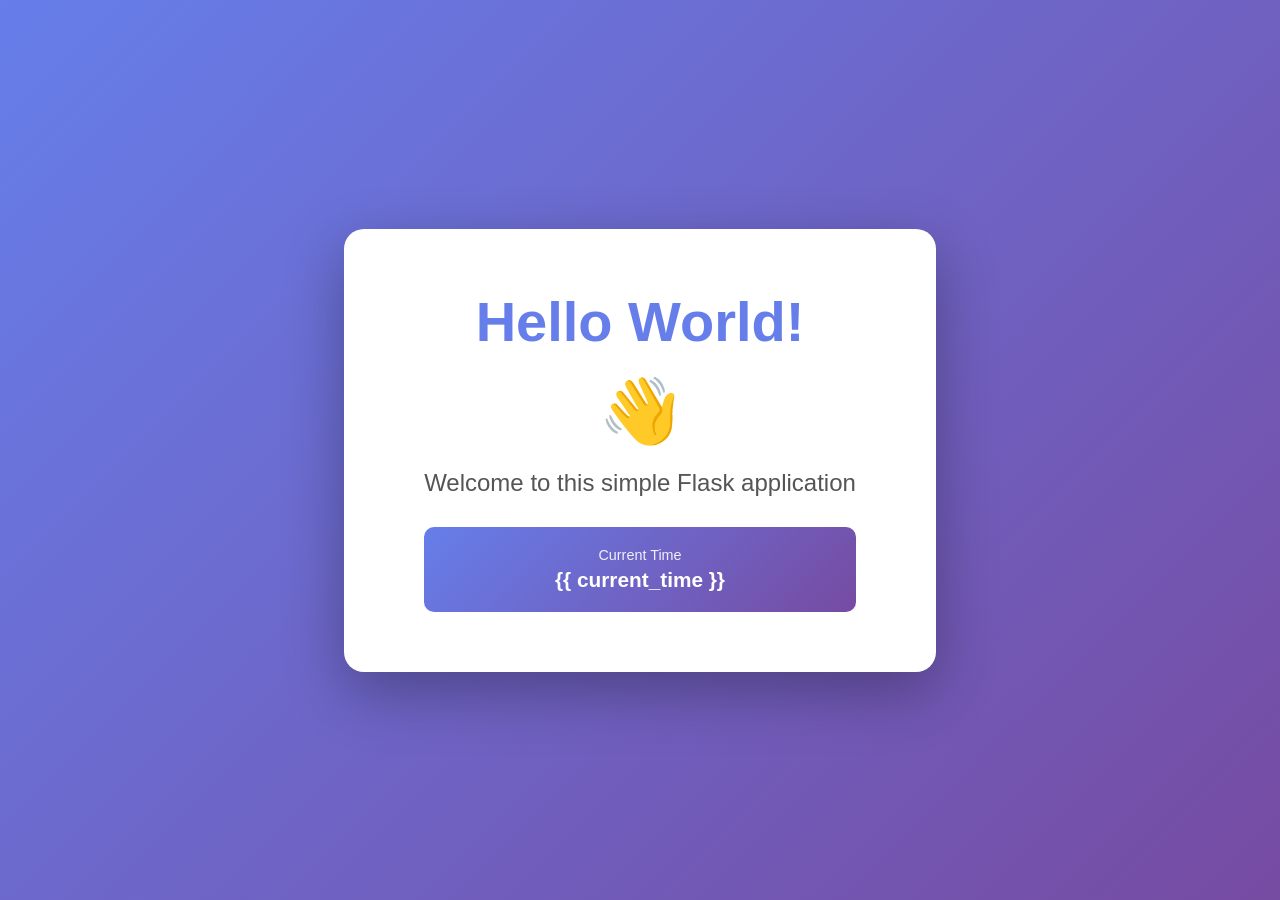
<file: hello-world/templates/index.html>
<!DOCTYPE html>
<html lang="en">
<head>
<script data-pexo-debug>
(function(){
  window.__PEXO_ERRORS__=[];
  window.onerror=function(m,s,l,c,e){window.__PEXO_ERRORS__.push({type:'error',msg:m,src:s,line:l,col:c});console.error('[PEXO]',m,s+':'+l);};
  window.addEventListener('unhandledrejection',function(e){window.__PEXO_ERRORS__.push({type:'promise',msg:String(e.reason)});console.error('[PEXO] Unhandled:',e.reason);});
  var _ce=console.error;console.error=function(){_ce.apply(console,arguments);window.__PEXO_ERRORS__.push({type:'console.error',msg:Array.from(arguments).join(' ')});};
})();
</script>
    <meta charset="UTF-8">
    <meta name="viewport" content="width=device-width, initial-scale=1.0">
    <title>Hello World</title>
    <style>
        * {
            margin: 0;
            padding: 0;
            box-sizing: border-box;
        }
        
        body {
            font-family: 'Segoe UI', Tahoma, Geneva, Verdana, sans-serif;
            background: linear-gradient(135deg, #667eea 0%, #764ba2 100%);
            min-height: 100vh;
            display: flex;
            justify-content: center;
            align-items: center;
            padding: 20px;
        }
        
        .container {
            background: white;
            border-radius: 20px;
            padding: 60px 80px;
            box-shadow: 0 20px 60px rgba(0, 0, 0, 0.3);
            text-align: center;
            max-width: 600px;
            animation: fadeIn 0.8s ease-in;
        }
        
        @keyframes fadeIn {
            from {
                opacity: 0;
                transform: translateY(-20px);
            }
            to {
                opacity: 1;
                transform: translateY(0);
            }
        }
        
        h1 {
            font-size: 3.5em;
            color: #667eea;
            margin-bottom: 20px;
            font-weight: 700;
        }
        
        .greeting {
            font-size: 1.5em;
            color: #555;
            margin-bottom: 30px;
        }
        
        .time-container {
            background: linear-gradient(135deg, #667eea 0%, #764ba2 100%);
            color: white;
            padding: 20px 30px;
            border-radius: 10px;
            margin-top: 30px;
        }
        
        .time-label {
            font-size: 0.9em;
            opacity: 0.9;
            margin-bottom: 5px;
        }
        
        .time {
            font-size: 1.3em;
            font-weight: 600;
        }
        
        .emoji {
            font-size: 4em;
            margin: 20px 0;
            animation: wave 2s ease-in-out infinite;
        }
        
        @keyframes wave {
            0%, 100% {
                transform: rotate(0deg);
            }
            25% {
                transform: rotate(20deg);
            }
            75% {
                transform: rotate(-20deg);
            }
        }
    </style>
</head>
<body>
    <div class="container">
        <h1>Hello World!</h1>
        <div class="emoji">👋</div>
        <p class="greeting">Welcome to this simple Flask application</p>
        <div class="time-container">
            <div class="time-label">Current Time</div>
            <div class="time">{{ current_time }}</div>
        </div>
    </div>
</body>
</html>
</file>
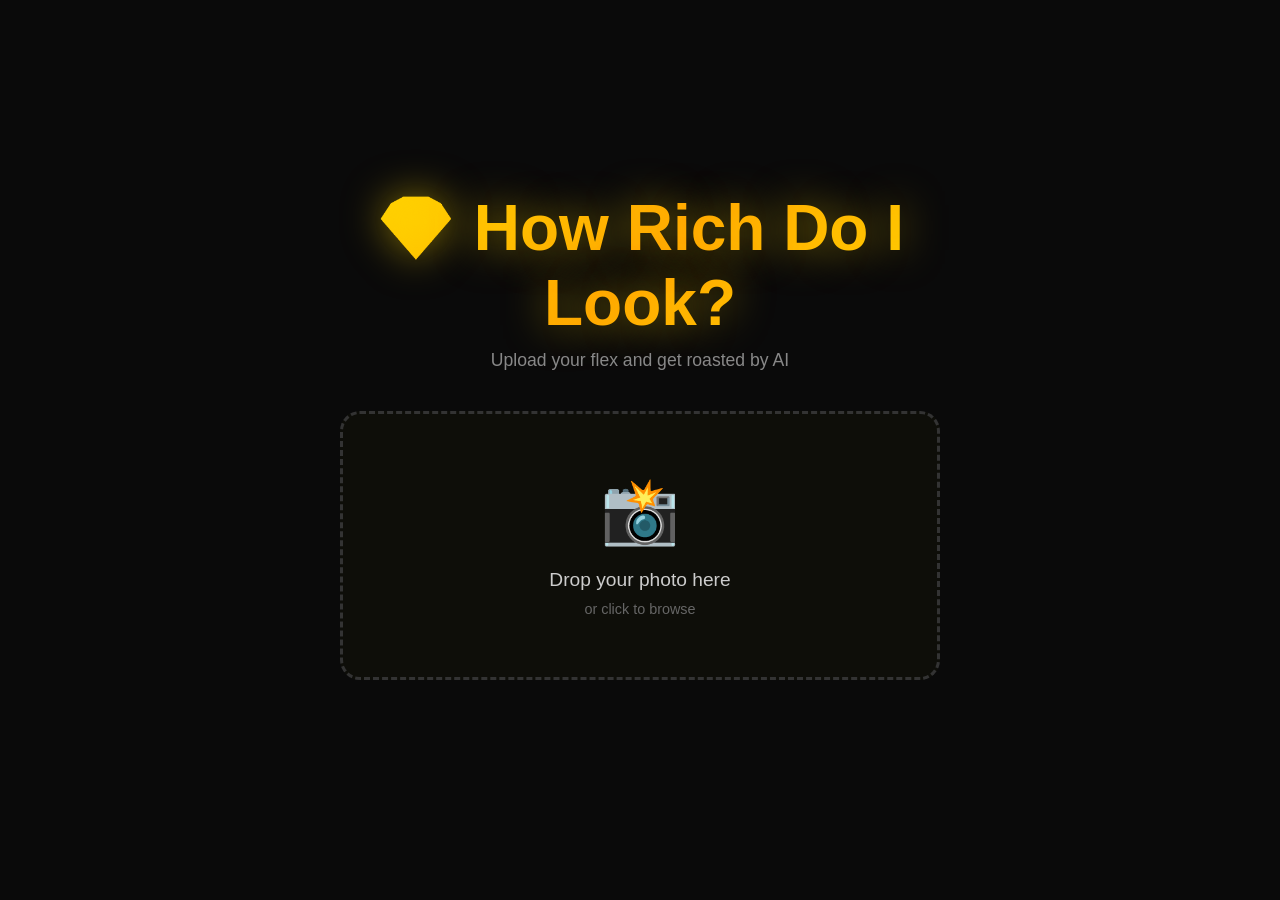
<file: how-rich-do-i-look/templates/index.html>
<!DOCTYPE html>
<html lang="en">
<head>
<script data-pexo-debug>
(function(){
  window.__PEXO_ERRORS__=[];
  window.onerror=function(m,s,l,c,e){window.__PEXO_ERRORS__.push({type:'error',msg:m,src:s,line:l,col:c});console.error('[PEXO]',m,s+':'+l);};
  window.addEventListener('unhandledrejection',function(e){window.__PEXO_ERRORS__.push({type:'promise',msg:String(e.reason)});console.error('[PEXO] Unhandled:',e.reason);});
  var _ce=console.error;console.error=function(){_ce.apply(console,arguments);window.__PEXO_ERRORS__.push({type:'console.error',msg:Array.from(arguments).join(' ')});};
})();
</script>
    <meta charset="UTF-8">
    <meta name="viewport" content="width=device-width, initial-scale=1.0">
    <title>How Rich Do I Look? 💎</title>
    <style>
        * {
            margin: 0;
            padding: 0;
            box-sizing: border-box;
        }
        
        body {
            font-family: -apple-system, BlinkMacSystemFont, 'Segoe UI', Roboto, Oxygen, Ubuntu, Cantarell, sans-serif;
            background: #0a0a0a;
            color: #ffffff;
            min-height: 100vh;
            display: flex;
            flex-direction: column;
            align-items: center;
            justify-content: center;
            padding: 20px;
        }
        
        .container {
            max-width: 600px;
            width: 100%;
            text-align: center;
        }
        
        h1 {
            font-size: clamp(2.5rem, 8vw, 4rem);
            font-weight: 900;
            margin-bottom: 10px;
            background: linear-gradient(135deg, #FFD700, #FFA500, #FFD700);
            -webkit-background-clip: text;
            -webkit-text-fill-color: transparent;
            background-clip: text;
            text-shadow: 0 0 40px rgba(255, 215, 0, 0.5);
            animation: glow 2s ease-in-out infinite alternate;
        }
        
        @keyframes glow {
            from { filter: drop-shadow(0 0 10px rgba(255, 215, 0, 0.3)); }
            to { filter: drop-shadow(0 0 20px rgba(255, 215, 0, 0.6)); }
        }
        
        .subtitle {
            font-size: 1.1rem;
            color: #888;
            margin-bottom: 40px;
        }
        
        .upload-area {
            border: 3px dashed #333;
            border-radius: 20px;
            padding: 60px 20px;
            margin-bottom: 30px;
            cursor: pointer;
            transition: all 0.3s ease;
            background: rgba(255, 215, 0, 0.02);
        }
        
        .upload-area:hover {
            border-color: #FFD700;
            background: rgba(255, 215, 0, 0.05);
            transform: translateY(-2px);
        }
        
        .upload-area.dragover {
            border-color: #FFD700;
            background: rgba(255, 215, 0, 0.1);
            transform: scale(1.02);
        }
        
        .upload-icon {
            font-size: 4rem;
            margin-bottom: 20px;
        }
        
        .upload-text {
            font-size: 1.2rem;
            color: #ccc;
            margin-bottom: 10px;
        }
        
        .upload-hint {
            font-size: 0.9rem;
            color: #666;
        }
        
        input[type="file"] {
            display: none;
        }
        
        .preview-container {
            margin: 20px 0;
            display: none;
        }
        
        .preview-image {
            max-width: 100%;
            max-height: 400px;
            border-radius: 15px;
            box-shadow: 0 10px 40px rgba(255, 215, 0, 0.2);
        }
        
        .analyze-btn {
            background: linear-gradient(135deg, #FFD700, #FFA500);
            color: #000;
            border: none;
            padding: 18px 50px;
            font-size: 1.2rem;
            font-weight: 700;
            border-radius: 50px;
            cursor: pointer;
            transition: all 0.3s ease;
            box-shadow: 0 5px 20px rgba(255, 215, 0, 0.4);
            display: none;
        }
        
        .analyze-btn:hover {
            transform: translateY(-2px);
            box-shadow: 0 8px 30px rgba(255, 215, 0, 0.6);
        }
        
        .analyze-btn:active {
            transform: translateY(0);
        }
        
        .analyze-btn:disabled {
            opacity: 0.6;
            cursor: not-allowed;
        }
        
        .loading {
            display: none;
            margin-top: 20px;
        }
        
        .loading-spinner {
            border: 4px solid #333;
            border-top: 4px solid #FFD700;
            border-radius: 50%;
            width: 50px;
            height: 50px;
            animation: spin 1s linear infinite;
            margin: 0 auto 15px;
        }
        
        @keyframes spin {
            0% { transform: rotate(0deg); }
            100% { transform: rotate(360deg); }
        }
        
        .loading-text {
            color: #888;
            font-size: 1rem;
        }
        
        .modal {
            display: none;
            position: fixed;
            top: 0;
            left: 0;
            width: 100%;
            height: 100%;
            background: rgba(0, 0, 0, 0.9);
            backdrop-filter: blur(10px);
            z-index: 1000;
            overflow-y: auto;
            padding: 20px;
        }
        
        .modal.active {
            display: flex;
            align-items: center;
            justify-content: center;
        }
        
        .modal-content {
            background: #1a1a1a;
            border-radius: 20px;
            padding: 40px;
            max-width: 600px;
            width: 100%;
            position: relative;
            box-shadow: 0 20px 60px rgba(255, 215, 0, 0.3);
            border: 1px solid #333;
        }
        
        .close-btn {
            position: absolute;
            top: 20px;
            right: 20px;
            background: none;
            border: none;
            color: #888;
            font-size: 2rem;
            cursor: pointer;
            transition: color 0.3s ease;
            line-height: 1;
        }
        
        .close-btn:hover {
            color: #FFD700;
        }
        
        .result-card {
            background: #0a0a0a;
            border-radius: 15px;
            padding: 25px;
            margin-bottom: 20px;
            border: 1px solid #222;
            text-align: left;
        }
        
        .result-card h3 {
            color: #FFD700;
            font-size: 1.3rem;
            margin-bottom: 10px;
            display: flex;
            align-items: center;
            gap: 10px;
        }
        
        .result-card p {
            color: #ccc;
            font-size: 1.05rem;
            line-height: 1.6;
            white-space: pre-wrap;
        }
        
        .share-btn {
            background: linear-gradient(135deg, #FFD700, #FFA500);
            color: #000;
            border: none;
            padding: 15px 40px;
            font-size: 1.1rem;
            font-weight: 700;
            border-radius: 50px;
            cursor: pointer;
            transition: all 0.3s ease;
            width: 100%;
            margin-top: 10px;
        }
        
        .share-btn:hover {
            transform: translateY(-2px);
            box-shadow: 0 5px 20px rgba(255, 215, 0, 0.4);
        }
        
        .error {
            color: #ff4444;
            background: rgba(255, 68, 68, 0.1);
            padding: 15px;
            border-radius: 10px;
            margin-top: 20px;
        }
    </style>
</head>
<body>
    <div class="container">
        <h1>💎 How Rich Do I Look?</h1>
        <p class="subtitle">Upload your flex and get roasted by AI</p>
        
        <div class="upload-area" id="uploadArea">
            <div class="upload-icon">📸</div>
            <div class="upload-text">Drop your photo here</div>
            <div class="upload-hint">or click to browse</div>
            <input type="file" id="fileInput" accept="image/*">
        </div>
        
        <div class="preview-container" id="previewContainer">
            <img id="previewImage" class="preview-image" alt="Preview">
        </div>
        
        <button class="analyze-btn" id="analyzeBtn">Analyze My Wealth 💰</button>
        
        <div class="loading" id="loading">
            <div class="loading-spinner"></div>
            <div class="loading-text">Calculating your fake net worth...</div>
        </div>
    </div>
    
    <div class="modal" id="modal">
        <div class="modal-content">
            <button class="close-btn" id="closeBtn">&times;</button>
            <div id="resultContent"></div>
        </div>
    </div>

    <script>
        const uploadArea = document.getElementById('uploadArea');
        const fileInput = document.getElementById('fileInput');
        const previewContainer = document.getElementById('previewContainer');
        const previewImage = document.getElementById('previewImage');
        const analyzeBtn = document.getElementById('analyzeBtn');
        const loading = document.getElementById('loading');
        const modal = document.getElementById('modal');
        const closeBtn = document.getElementById('closeBtn');
        const resultContent = document.getElementById('resultContent');
        
        let selectedFile = null;

        
        uploadArea.addEventListener('click', () => fileInput.click());
        
        uploadArea.addEventListener('dragover', (e) => {
            e.preventDefault();
            uploadArea.classList.add('dragover');
        });
        
        uploadArea.addEventListener('dragleave', () => {
            uploadArea.classList.remove('dragover');
        });
        
        uploadArea.addEventListener('drop', (e) => {
            e.preventDefault();
            uploadArea.classList.remove('dragover');
            const files = e.dataTransfer.files;
            if (files.length > 0) {
                handleFile(files[0]);
            }
        });
        
        fileInput.addEventListener('change', (e) => {
            if (e.target.files.length > 0) {
                handleFile(e.target.files[0]);
            }
        });
        
        function handleFile(file) {
            if (!file.type.startsWith('image/')) {
                alert('Please upload an image file');
                return;
            }
            
            selectedFile = file;
            
            const reader = new FileReader();
            reader.onload = (e) => {
                previewImage.src = e.target.result;
                previewContainer.style.display = 'block';
                analyzeBtn.style.display = 'inline-block';
            };
            reader.readAsDataURL(file);
        }
        
        analyzeBtn.addEventListener('click', async () => {
            if (!selectedFile) return;
            
            analyzeBtn.disabled = true;
            loading.style.display = 'block';
            
            const formData = new FormData();
            formData.append('image', selectedFile);
            
            try {
                const response = await fetch('/analyze', {
                    method: 'POST',
                    body: formData
                });
                
                const data = await response.json();
                
                if (response.ok) {
                    displayResult(data.result);
                } else {
                    throw new Error(data.error || 'Analysis failed');
                }
            } catch (error) {
                resultContent.innerHTML = `<div class="error">❌ ${error.message}</div>`;
                modal.classList.add('active');
            } finally {
                analyzeBtn.disabled = false;
                loading.style.display = 'none';
            }
        });
        
        function displayResult(analysis) {
            const lines = analysis.split('\n').filter(line => line.trim());
            let html = '<div id="shareCard">';
            
            const sections = {
                'WEALTH TIER': '👑',
                'FAKE NET WORTH': '💰',
                'WHAT LOOKS RICH': '✨',
                'WHAT LOOKS FAKE RICH': '🎭',
                'CLOSING LINE': '🔥'
            };

            
            let currentSection = '';
            let currentContent = '';
            
            for (let line of lines) {
                let foundSection = false;
                for (let [section, emoji] of Object.entries(sections)) {
                    if (line.includes(section)) {
                        if (currentSection && currentContent) {
                            html += `<div class="result-card">
                                <h3>${sections[currentSection]} ${currentSection}</h3>
                                <p>${currentContent.trim()}</p>
                            </div>`;
                        }
                        currentSection = section;
                        currentContent = line.replace(section, '').replace(/[:\.]/g, '').trim();
                        foundSection = true;
                        break;
                    }
                }
                if (!foundSection && currentSection) {
                    currentContent += '\n' + line;
                }
            }
            
            if (currentSection && currentContent) {
                html += `<div class="result-card">
                    <h3>${sections[currentSection]} ${currentSection}</h3>
                    <p>${currentContent.trim()}</p>
                </div>`;
            }
            
            html += '</div>';
            html += '<button class="share-btn" onclick="shareResult()">📤 Share Result</button>';
            
            resultContent.innerHTML = html;
            modal.classList.add('active');
        }
        
        function shareResult() {
            const shareCard = document.getElementById('shareCard');
            if (navigator.share) {
                navigator.share({
                    title: 'How Rich Do I Look?',
                    text: 'Check out my wealth analysis! 💎',
                    url: window.location.href
                }).catch(() => {});
            } else {
                alert('💎 Screenshot this result to share!');
            }
        }
        
        closeBtn.addEventListener('click', () => {
            modal.classList.remove('active');
        });
        
        modal.addEventListener('click', (e) => {
            if (e.target === modal) {
                modal.classList.remove('active');
            }
        });
    </script>
</body>
</html>
</file>
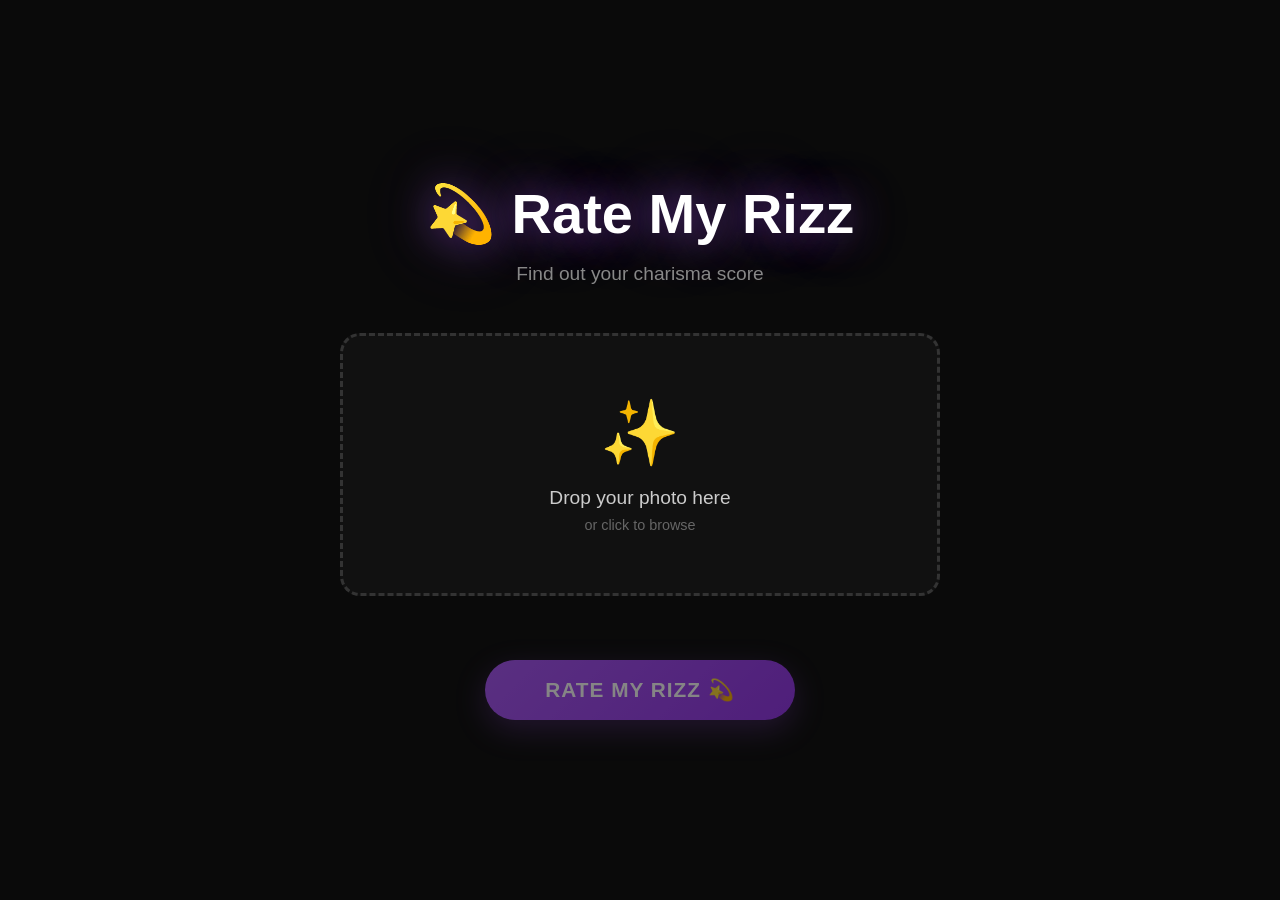
<file: rate-my-rizz/templates/index.html>
<!DOCTYPE html>
<html lang="en">
<head>
<script data-pexo-debug>
(function(){
  window.__PEXO_ERRORS__=[];
  window.onerror=function(m,s,l,c,e){window.__PEXO_ERRORS__.push({type:'error',msg:m,src:s,line:l,col:c});console.error('[PEXO]',m,s+':'+l);};
  window.addEventListener('unhandledrejection',function(e){window.__PEXO_ERRORS__.push({type:'promise',msg:String(e.reason)});console.error('[PEXO] Unhandled:',e.reason);});
  var _ce=console.error;console.error=function(){_ce.apply(console,arguments);window.__PEXO_ERRORS__.push({type:'console.error',msg:Array.from(arguments).join(' ')});};
})();
</script>
    <meta charset="UTF-8">
    <meta name="viewport" content="width=device-width, initial-scale=1.0">
    <title>Rate My Rizz 💫</title>
    <style>
        * {
            margin: 0;
            padding: 0;
            box-sizing: border-box;
        }
        
        body {
            font-family: -apple-system, BlinkMacSystemFont, 'Segoe UI', Roboto, Oxygen, Ubuntu, Cantarell, sans-serif;
            background: #0a0a0a;
            color: #ffffff;
            min-height: 100vh;
            display: flex;
            flex-direction: column;
            align-items: center;
            justify-content: center;
            padding: 20px;
        }
        
        .container {
            max-width: 600px;
            width: 100%;
            text-align: center;
        }
        
        h1 {
            font-size: 3.5rem;
            font-weight: 900;
            margin-bottom: 1rem;
            text-shadow: 0 0 40px rgba(168, 85, 247, 0.6),
                         0 0 80px rgba(168, 85, 247, 0.3);
            animation: glow 2s ease-in-out infinite alternate;
        }
        
        @keyframes glow {
            from { text-shadow: 0 0 40px rgba(168, 85, 247, 0.6), 0 0 80px rgba(168, 85, 247, 0.3); }
            to { text-shadow: 0 0 60px rgba(168, 85, 247, 0.8), 0 0 100px rgba(168, 85, 247, 0.5); }
        }
        
        .subtitle {
            font-size: 1.2rem;
            color: #888;
            margin-bottom: 3rem;
        }
        
        .upload-area {
            border: 3px dashed #333;
            border-radius: 20px;
            padding: 60px 40px;
            margin-bottom: 2rem;
            cursor: pointer;
            transition: all 0.3s ease;
            background: #111;
        }
        
        .upload-area:hover, .upload-area.drag-over {
            border-color: #a855f7;
            background: #1a1a1a;
            transform: scale(1.02);
        }
        
        .upload-icon {
            font-size: 4rem;
            margin-bottom: 1rem;
        }
        
        .upload-text {
            font-size: 1.2rem;
            color: #ccc;
            margin-bottom: 0.5rem;
        }
        
        .upload-hint {
            font-size: 0.9rem;
            color: #666;
        }
        
        input[type="file"] {
            display: none;
        }
        
        .preview-container {
            margin-top: 1rem;
            display: none;
        }
        
        .preview-img {
            max-width: 100%;
            max-height: 300px;
            border-radius: 15px;
            box-shadow: 0 10px 30px rgba(0,0,0,0.5);
        }
        
        .analyze-btn {
            background: linear-gradient(135deg, #a855f7 0%, #9333ea 100%);
            color: white;
            border: none;
            padding: 18px 60px;
            font-size: 1.3rem;
            font-weight: 700;
            border-radius: 50px;
            cursor: pointer;
            transition: all 0.3s ease;
            box-shadow: 0 10px 30px rgba(168, 85, 247, 0.3);
            text-transform: uppercase;
            letter-spacing: 1px;
            margin-top: 2rem;
        }
        
        .analyze-btn:hover:not(:disabled) {
            transform: translateY(-2px);
            box-shadow: 0 15px 40px rgba(168, 85, 247, 0.4);
        }
        
        .analyze-btn:disabled {
            opacity: 0.5;
            cursor: not-allowed;
        }
        
        .analyze-btn.loading {
            position: relative;
            color: transparent;
        }
        
        .analyze-btn.loading::after {
            content: '';
            position: absolute;
            width: 20px;
            height: 20px;
            top: 50%;
            left: 50%;
            margin-left: -10px;
            margin-top: -10px;
            border: 3px solid #ffffff;
            border-radius: 50%;
            border-top-color: transparent;
            animation: spin 0.8s linear infinite;
        }
        
        @keyframes spin {
            to { transform: rotate(360deg); }
        }
        
        .modal {
            display: none;
            position: fixed;
            top: 0;
            left: 0;
            width: 100%;
            height: 100%;
            background: rgba(0, 0, 0, 0.9);
            backdrop-filter: blur(10px);
            z-index: 1000;
            align-items: center;
            justify-content: center;
            padding: 20px;
            animation: fadeIn 0.3s ease;
        }
        
        .modal.show {
            display: flex;
        }
        
        @keyframes fadeIn {
            from { opacity: 0; }
            to { opacity: 1; }
        }
        
        .modal-content {
            background: #111;
            border-radius: 20px;
            padding: 40px;
            max-width: 600px;
            width: 100%;
            max-height: 90vh;
            overflow-y: auto;
            position: relative;
            animation: slideUp 0.4s ease;
            border: 1px solid #222;
        }
        
        @keyframes slideUp {
            from { transform: translateY(50px); opacity: 0; }
            to { transform: translateY(0); opacity: 1; }
        }
        
        .close-btn {
            position: absolute;
            top: 20px;
            right: 20px;
            background: none;
            border: none;
            color: #666;
            font-size: 2rem;
            cursor: pointer;
            transition: color 0.3s ease;
        }
        
        .close-btn:hover {
            color: #fff;
        }
        
        .result-card {
            background: #1a1a1a;
            border-radius: 15px;
            padding: 25px;
            margin-bottom: 20px;
            border-left: 4px solid #a855f7;
            transition: transform 0.3s ease;
        }
        
        .result-card:hover {
            transform: translateX(5px);
        }
        
        .result-card h3 {
            font-size: 1.1rem;
            color: #888;
            margin-bottom: 10px;
            text-transform: uppercase;
            letter-spacing: 1px;
        }
        
        .result-card p {
            font-size: 1.2rem;
            line-height: 1.6;
            color: #fff;
        }
        
        .rating-title {
            font-size: 2rem;
            font-weight: 900;
            text-align: center;
            margin-bottom: 30px;
            color: #a855f7;
        }
        
        .share-btn {
            background: #1a1a1a;
            color: #a855f7;
            border: 2px solid #a855f7;
            padding: 15px 40px;
            font-size: 1.1rem;
            font-weight: 600;
            border-radius: 50px;
            cursor: pointer;
            transition: all 0.3s ease;
            margin-top: 20px;
        }
        
        .share-btn:hover {
            background: #a855f7;
            color: #0a0a0a;
        }
        
        .error {
            color: #ef4444;
            background: #1a0a0a;
            padding: 15px;
            border-radius: 10px;
            margin-top: 20px;
            border-left: 4px solid #ef4444;
        }
    </style>
</head>
<body>
    <div class="container">
        <h1>💫 Rate My Rizz</h1>
        <p class="subtitle">Find out your charisma score</p>
        
        <div class="upload-area" id="uploadArea">
            <div class="upload-icon">✨</div>
            <div class="upload-text">Drop your photo here</div>
            <div class="upload-hint">or click to browse</div>
            <input type="file" id="fileInput" accept="image/*">
        </div>
        
        <div class="preview-container" id="previewContainer">
            <img id="previewImg" class="preview-img" alt="Preview">
        </div>
        
        <button class="analyze-btn" id="analyzeBtn" disabled>Rate My Rizz 💫</button>
        
        <div id="error" class="error" style="display: none;"></div>
    </div>
    
    <div class="modal" id="resultModal">
        <div class="modal-content">
            <button class="close-btn" id="closeBtn">&times;</button>
            <div id="resultContent"></div>
            <button class="share-btn" id="shareBtn">📸 Share Rating</button>
        </div>
    </div>

    
    <script>
        const uploadArea = document.getElementById('uploadArea');
        const fileInput = document.getElementById('fileInput');
        const previewContainer = document.getElementById('previewContainer');
        const previewImg = document.getElementById('previewImg');
        const analyzeBtn = document.getElementById('analyzeBtn');
        const resultModal = document.getElementById('resultModal');
        const closeBtn = document.getElementById('closeBtn');
        const resultContent = document.getElementById('resultContent');
        const shareBtn = document.getElementById('shareBtn');
        const errorDiv = document.getElementById('error');
        
        let selectedFile = null;
        
        uploadArea.addEventListener('click', () => fileInput.click());
        
        fileInput.addEventListener('change', (e) => {
            if (e.target.files.length > 0) {
                selectedFile = e.target.files[0];
                const reader = new FileReader();
                reader.onload = (e) => {
                    previewImg.src = e.target.result;
                    previewContainer.style.display = 'block';
                    analyzeBtn.disabled = false;
                    errorDiv.style.display = 'none';
                };
                reader.readAsDataURL(selectedFile);
            }
        });
        
        uploadArea.addEventListener('dragover', (e) => {
            e.preventDefault();
            uploadArea.classList.add('drag-over');
        });
        
        uploadArea.addEventListener('dragleave', () => {
            uploadArea.classList.remove('drag-over');
        });
        
        uploadArea.addEventListener('drop', (e) => {
            e.preventDefault();
            uploadArea.classList.remove('drag-over');
            
            if (e.dataTransfer.files.length > 0) {
                selectedFile = e.dataTransfer.files[0];
                fileInput.files = e.dataTransfer.files;
                const reader = new FileReader();
                reader.onload = (e) => {
                    previewImg.src = e.target.result;
                    previewContainer.style.display = 'block';
                    analyzeBtn.disabled = false;
                    errorDiv.style.display = 'none';
                };
                reader.readAsDataURL(selectedFile);
            }
        });
        
        analyzeBtn.addEventListener('click', async () => {
            if (!selectedFile) return;
            
            analyzeBtn.disabled = true;
            analyzeBtn.classList.add('loading');
            errorDiv.style.display = 'none';
            
            const formData = new FormData();
            formData.append('image', selectedFile);
            
            try {
                const response = await fetch('/analyze', {
                    method: 'POST',
                    body: formData
                });
                
                const data = await response.json();
                
                if (!response.ok) {
                    throw new Error(data.error || 'Analysis failed');
                }
                
                displayResult(data.rating);
                resultModal.classList.add('show');
                
            } catch (error) {
                errorDiv.textContent = `❌ ${error.message}`;
                errorDiv.style.display = 'block';
            } finally {
                analyzeBtn.disabled = false;
                analyzeBtn.classList.remove('loading');
            }
        });
        
        function displayResult(rating) {
            resultContent.innerHTML = `
                <div class="rating-title">💫 Your Rizz Rating 💫</div>
                <div class="result-card">
                    <pre style="white-space: pre-wrap; font-family: inherit; line-height: 1.8;">${rating}</pre>
                </div>
            `;
        }
        
        closeBtn.addEventListener('click', () => {
            resultModal.classList.remove('show');
        });
        
        resultModal.addEventListener('click', (e) => {
            if (e.target === resultModal) {
                resultModal.classList.remove('show');
            }
        });
        
        shareBtn.addEventListener('click', () => {
            alert('📸 Screenshot this rating to share!');
        });
    </script>
</body>
</html>
</file>
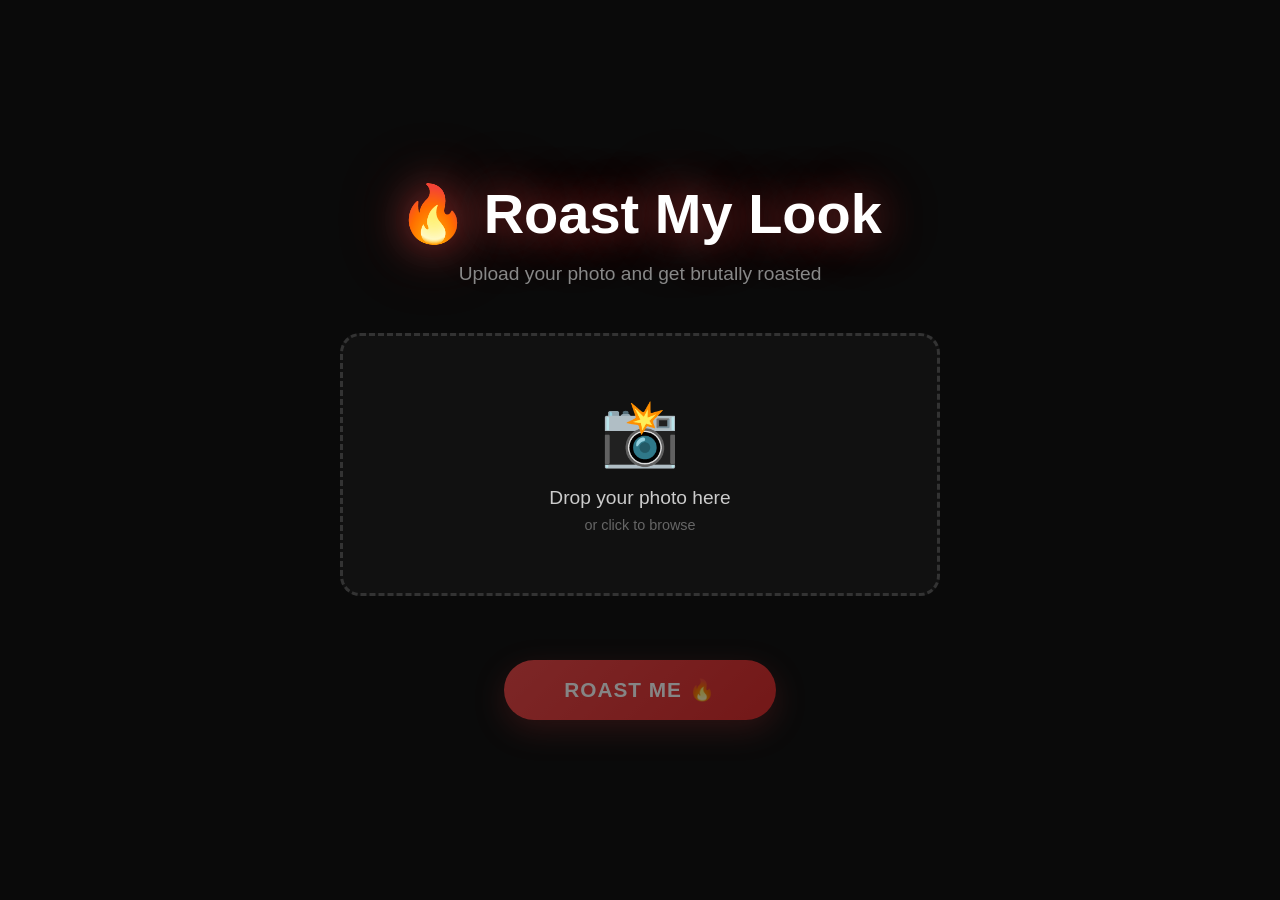
<file: roast-my-look/templates/index.html>
<!DOCTYPE html>
<html lang="en">
<head>
<script data-pexo-debug>
(function(){
  window.__PEXO_ERRORS__=[];
  window.onerror=function(m,s,l,c,e){window.__PEXO_ERRORS__.push({type:'error',msg:m,src:s,line:l,col:c});console.error('[PEXO]',m,s+':'+l);};
  window.addEventListener('unhandledrejection',function(e){window.__PEXO_ERRORS__.push({type:'promise',msg:String(e.reason)});console.error('[PEXO] Unhandled:',e.reason);});
  var _ce=console.error;console.error=function(){_ce.apply(console,arguments);window.__PEXO_ERRORS__.push({type:'console.error',msg:Array.from(arguments).join(' ')});};
})();
</script>
    <meta charset="UTF-8">
    <meta name="viewport" content="width=device-width, initial-scale=1.0">
    <title>Roast My Look 🔥</title>
    <style>
        * {
            margin: 0;
            padding: 0;
            box-sizing: border-box;
        }
        
        body {
            font-family: -apple-system, BlinkMacSystemFont, 'Segoe UI', Roboto, Oxygen, Ubuntu, Cantarell, sans-serif;
            background: #0a0a0a;
            color: #ffffff;
            min-height: 100vh;
            display: flex;
            flex-direction: column;
            align-items: center;
            justify-content: center;
            padding: 20px;
        }
        
        .container {
            max-width: 600px;
            width: 100%;
            text-align: center;
        }
        
        h1 {
            font-size: 3.5rem;
            font-weight: 900;
            margin-bottom: 1rem;
            text-shadow: 0 0 40px rgba(239, 68, 68, 0.6),
                         0 0 80px rgba(239, 68, 68, 0.3);
            animation: glow 2s ease-in-out infinite alternate;
        }
        
        @keyframes glow {
            from { text-shadow: 0 0 40px rgba(239, 68, 68, 0.6), 0 0 80px rgba(239, 68, 68, 0.3); }
            to { text-shadow: 0 0 60px rgba(239, 68, 68, 0.8), 0 0 100px rgba(239, 68, 68, 0.5); }
        }
        
        .subtitle {
            font-size: 1.2rem;
            color: #888;
            margin-bottom: 3rem;
        }
        
        .upload-area {
            border: 3px dashed #333;
            border-radius: 20px;
            padding: 60px 40px;
            margin-bottom: 2rem;
            cursor: pointer;
            transition: all 0.3s ease;
            background: #111;
            position: relative;
            overflow: hidden;
        }
        
        .upload-area:hover, .upload-area.drag-over {
            border-color: #ef4444;
            background: #1a1a1a;
            transform: scale(1.02);
        }
        
        .upload-icon {
            font-size: 4rem;
            margin-bottom: 1rem;
        }
        
        .upload-text {
            font-size: 1.2rem;
            color: #ccc;
            margin-bottom: 0.5rem;
        }
        
        .upload-hint {
            font-size: 0.9rem;
            color: #666;
        }
        
        input[type="file"] {
            display: none;
        }
        
        .preview-container {
            margin-top: 1rem;
            display: none;
        }
        
        .preview-img {
            max-width: 100%;
            max-height: 300px;
            border-radius: 15px;
            box-shadow: 0 10px 30px rgba(0,0,0,0.5);
        }
        
        .analyze-btn {
            background: linear-gradient(135deg, #ef4444 0%, #dc2626 100%);
            color: white;
            border: none;
            padding: 18px 60px;
            font-size: 1.3rem;
            font-weight: 700;
            border-radius: 50px;
            cursor: pointer;
            transition: all 0.3s ease;
            box-shadow: 0 10px 30px rgba(239, 68, 68, 0.3);
            text-transform: uppercase;
            letter-spacing: 1px;
            margin-top: 2rem;
        }
        
        .analyze-btn:hover:not(:disabled) {
            transform: translateY(-2px);
            box-shadow: 0 15px 40px rgba(239, 68, 68, 0.4);
        }
        
        .analyze-btn:disabled {
            opacity: 0.5;
            cursor: not-allowed;
        }
        
        .analyze-btn.loading {
            position: relative;
            color: transparent;
        }
        
        .analyze-btn.loading::after {
            content: '';
            position: absolute;
            width: 20px;
            height: 20px;
            top: 50%;
            left: 50%;
            margin-left: -10px;
            margin-top: -10px;
            border: 3px solid #ffffff;
            border-radius: 50%;
            border-top-color: transparent;
            animation: spin 0.8s linear infinite;
        }
        
        @keyframes spin {
            to { transform: rotate(360deg); }
        }
        
        .modal {
            display: none;
            position: fixed;
            top: 0;
            left: 0;
            width: 100%;
            height: 100%;
            background: rgba(0, 0, 0, 0.9);
            backdrop-filter: blur(10px);
            z-index: 1000;
            align-items: center;
            justify-content: center;
            padding: 20px;
            animation: fadeIn 0.3s ease;
        }
        
        .modal.show {
            display: flex;
        }
        
        @keyframes fadeIn {
            from { opacity: 0; }
            to { opacity: 1; }
        }
        
        .modal-content {
            background: #111;
            border-radius: 20px;
            padding: 40px;
            max-width: 600px;
            width: 100%;
            max-height: 90vh;
            overflow-y: auto;
            position: relative;
            animation: slideUp 0.4s ease;
            border: 1px solid #222;
        }
        
        @keyframes slideUp {
            from { transform: translateY(50px); opacity: 0; }
            to { transform: translateY(0); opacity: 1; }
        }
        
        .close-btn {
            position: absolute;
            top: 20px;
            right: 20px;
            background: none;
            border: none;
            color: #666;
            font-size: 2rem;
            cursor: pointer;
            transition: color 0.3s ease;
        }
        
        .close-btn:hover {
            color: #fff;
        }
        
        .result-card {
            background: #1a1a1a;
            border-radius: 15px;
            padding: 25px;
            margin-bottom: 20px;
            border-left: 4px solid #ef4444;
            transition: transform 0.3s ease;
        }
        
        .result-card:hover {
            transform: translateX(5px);
        }
        
        .result-card h3 {
            font-size: 1.1rem;
            color: #888;
            margin-bottom: 10px;
            text-transform: uppercase;
            letter-spacing: 1px;
        }
        
        .result-card p {
            font-size: 1.2rem;
            line-height: 1.6;
            color: #fff;
        }
        
        .roast-title {
            font-size: 2rem;
            font-weight: 900;
            text-align: center;
            margin-bottom: 30px;
            color: #ef4444;
        }
        
        .share-btn {
            background: #1a1a1a;
            color: #ef4444;
            border: 2px solid #ef4444;
            padding: 15px 40px;
            font-size: 1.1rem;
            font-weight: 600;
            border-radius: 50px;
            cursor: pointer;
            transition: all 0.3s ease;
            margin-top: 20px;
        }
        
        .share-btn:hover {
            background: #ef4444;
            color: #0a0a0a;
        }
        
        .error {
            color: #ef4444;
            background: #1a0a0a;
            padding: 15px;
            border-radius: 10px;
            margin-top: 20px;
            border-left: 4px solid #ef4444;
        }
    </style>
</head>
<body>
    <div class="container">
        <h1>🔥 Roast My Look</h1>
        <p class="subtitle">Upload your photo and get brutally roasted</p>
        
        <div class="upload-area" id="uploadArea">
            <div class="upload-icon">📸</div>
            <div class="upload-text">Drop your photo here</div>
            <div class="upload-hint">or click to browse</div>
            <input type="file" id="fileInput" accept="image/*">
        </div>
        
        <div class="preview-container" id="previewContainer">
            <img id="previewImg" class="preview-img" alt="Preview">
        </div>
        
        <button class="analyze-btn" id="analyzeBtn" disabled>Roast Me 🔥</button>
        
        <div id="error" class="error" style="display: none;"></div>
    </div>
    
    <div class="modal" id="resultModal">
        <div class="modal-content">
            <button class="close-btn" id="closeBtn">&times;</button>
            <div id="resultContent"></div>
            <button class="share-btn" id="shareBtn">📸 Share Roast</button>
        </div>
    </div>

    
    <script>
        const uploadArea = document.getElementById('uploadArea');
        const fileInput = document.getElementById('fileInput');
        const previewContainer = document.getElementById('previewContainer');
        const previewImg = document.getElementById('previewImg');
        const analyzeBtn = document.getElementById('analyzeBtn');
        const resultModal = document.getElementById('resultModal');
        const closeBtn = document.getElementById('closeBtn');
        const resultContent = document.getElementById('resultContent');
        const shareBtn = document.getElementById('shareBtn');
        const errorDiv = document.getElementById('error');
        
        let selectedFile = null;
        
        uploadArea.addEventListener('click', () => fileInput.click());
        
        fileInput.addEventListener('change', (e) => {
            if (e.target.files.length > 0) {
                selectedFile = e.target.files[0];
                const reader = new FileReader();
                reader.onload = (e) => {
                    previewImg.src = e.target.result;
                    previewContainer.style.display = 'block';
                    analyzeBtn.disabled = false;
                    errorDiv.style.display = 'none';
                };
                reader.readAsDataURL(selectedFile);
            }
        });
        
        uploadArea.addEventListener('dragover', (e) => {
            e.preventDefault();
            uploadArea.classList.add('drag-over');
        });
        
        uploadArea.addEventListener('dragleave', () => {
            uploadArea.classList.remove('drag-over');
        });
        
        uploadArea.addEventListener('drop', (e) => {
            e.preventDefault();
            uploadArea.classList.remove('drag-over');
            
            if (e.dataTransfer.files.length > 0) {
                selectedFile = e.dataTransfer.files[0];
                fileInput.files = e.dataTransfer.files;
                const reader = new FileReader();
                reader.onload = (e) => {
                    previewImg.src = e.target.result;
                    previewContainer.style.display = 'block';
                    analyzeBtn.disabled = false;
                    errorDiv.style.display = 'none';
                };
                reader.readAsDataURL(selectedFile);
            }
        });
        
        analyzeBtn.addEventListener('click', async () => {
            if (!selectedFile) return;
            
            analyzeBtn.disabled = true;
            analyzeBtn.classList.add('loading');
            errorDiv.style.display = 'none';
            
            const formData = new FormData();
            formData.append('image', selectedFile);
            
            try {
                const response = await fetch('/analyze', {
                    method: 'POST',
                    body: formData
                });
                
                const data = await response.json();
                
                if (!response.ok) {
                    throw new Error(data.error || 'Analysis failed');
                }
                
                displayResult(data.roast);
                resultModal.classList.add('show');
                
            } catch (error) {
                errorDiv.textContent = `❌ ${error.message}`;
                errorDiv.style.display = 'block';
            } finally {
                analyzeBtn.disabled = false;
                analyzeBtn.classList.remove('loading');
            }
        });
        
        function displayResult(roast) {
            resultContent.innerHTML = `
                <div class="roast-title">🔥 Your Roast 🔥</div>
                <div class="result-card">
                    <pre style="white-space: pre-wrap; font-family: inherit; line-height: 1.8;">${roast}</pre>
                </div>
            `;
        }
        
        closeBtn.addEventListener('click', () => {
            resultModal.classList.remove('show');
        });
        
        resultModal.addEventListener('click', (e) => {
            if (e.target === resultModal) {
                resultModal.classList.remove('show');
            }
        });
        
        shareBtn.addEventListener('click', () => {
            alert('📸 Screenshot this roast to share with friends!');
        });
    </script>
</body>
</html>
</file>
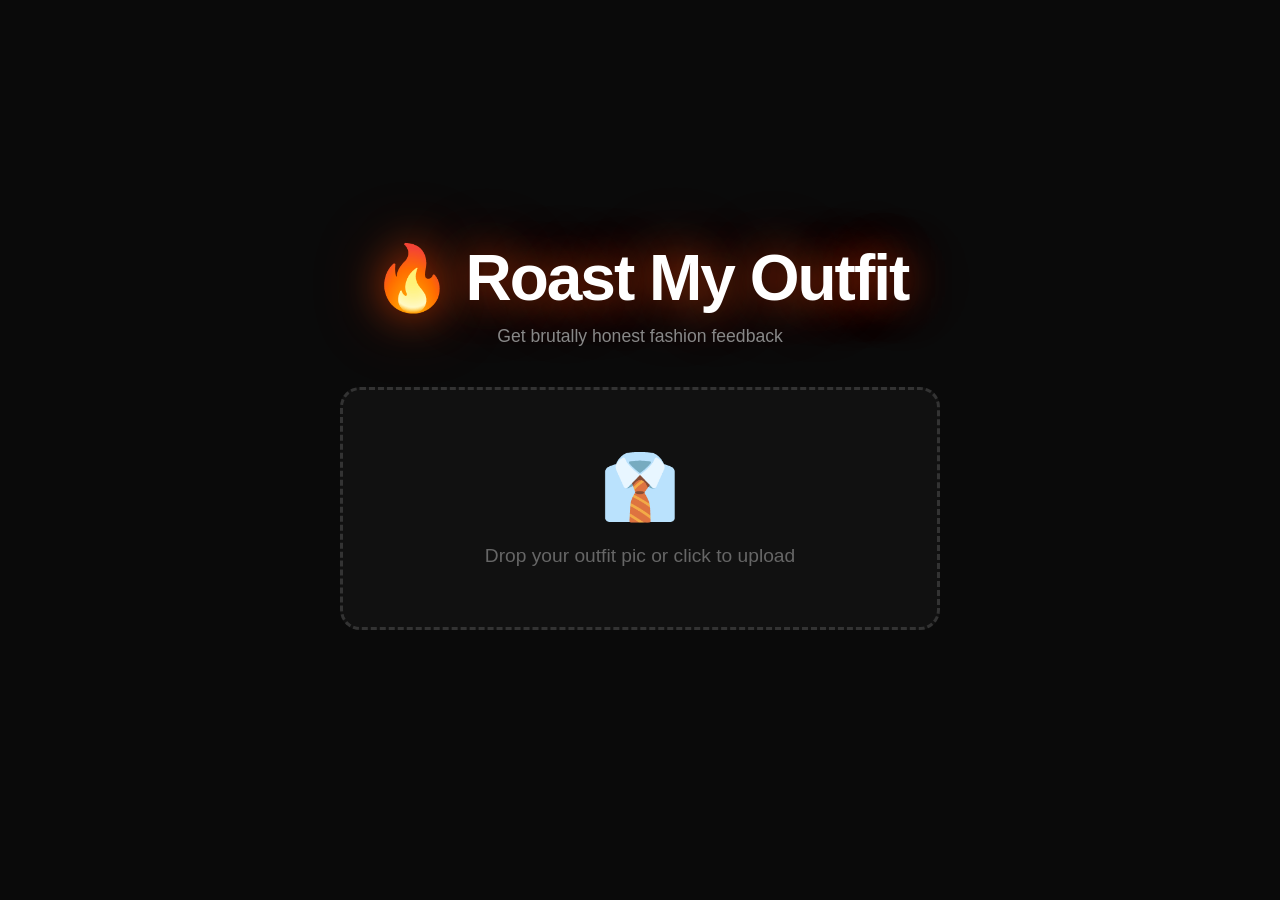
<file: roast-my-outfit/templates/index.html>
<!DOCTYPE html>
<html lang="en">
<head>
<script data-pexo-debug>
(function(){
  window.__PEXO_ERRORS__=[];
  window.onerror=function(m,s,l,c,e){window.__PEXO_ERRORS__.push({type:'error',msg:m,src:s,line:l,col:c});console.error('[PEXO]',m,s+':'+l);};
  window.addEventListener('unhandledrejection',function(e){window.__PEXO_ERRORS__.push({type:'promise',msg:String(e.reason)});console.error('[PEXO] Unhandled:',e.reason);});
  var _ce=console.error;console.error=function(){_ce.apply(console,arguments);window.__PEXO_ERRORS__.push({type:'console.error',msg:Array.from(arguments).join(' ')});};
})();
</script>
    <meta charset="UTF-8">
    <meta name="viewport" content="width=device-width, initial-scale=1.0">
    <title>🔥 Roast My Outfit</title>
    <style>
        * {
            margin: 0;
            padding: 0;
            box-sizing: border-box;
        }
        body {
            font-family: -apple-system, BlinkMacSystemFont, 'Segoe UI', Roboto, Oxygen, Ubuntu, Cantarell, sans-serif;
            background: #0a0a0a;
            color: #fff;
            min-height: 100vh;
            display: flex;
            flex-direction: column;
            align-items: center;
            justify-content: center;
            padding: 20px;
        }
        .container {
            max-width: 600px;
            width: 100%;
            text-align: center;
        }
        h1 {
            font-size: clamp(2.5rem, 8vw, 4rem);
            font-weight: 900;
            margin-bottom: 10px;
            text-shadow: 0 0 40px rgba(255, 69, 0, 0.6), 0 0 80px rgba(255, 69, 0, 0.3);
            letter-spacing: -2px;
        }
        .subtitle {
            font-size: 1.1rem;
            color: #888;
            margin-bottom: 40px;
        }
        .upload-area {
            border: 3px dashed #333;
            border-radius: 20px;
            padding: 60px 20px;
            margin-bottom: 30px;
            cursor: pointer;
            transition: all 0.3s ease;
            background: #111;
        }
        .upload-area:hover, .upload-area.drag-over {
            border-color: #ff4500;
            background: #1a0a00;
            transform: scale(1.02);
        }
        .upload-icon {
            font-size: 4rem;
            margin-bottom: 20px;
        }
        .upload-text {
            font-size: 1.2rem;
            color: #666;
        }
        input[type="file"] {
            display: none;
        }
        .analyze-btn {
            background: linear-gradient(135deg, #ff4500 0%, #ff6347 100%);
            color: white;
            border: none;
            padding: 18px 60px;
            font-size: 1.3rem;
            font-weight: 700;
            border-radius: 50px;
            cursor: pointer;
            transition: all 0.3s ease;
            box-shadow: 0 10px 30px rgba(255, 69, 0, 0.3);
            display: none;
        }
        .analyze-btn:hover {
            transform: translateY(-2px);
            box-shadow: 0 15px 40px rgba(255, 69, 0, 0.4);
        }
        .analyze-btn:disabled {
            opacity: 0.5;
            cursor: not-allowed;
        }
        .loading {
            display: none;
            margin-top: 20px;
        }
        .spinner {
            border: 4px solid #333;
            border-top: 4px solid #ff4500;
            border-radius: 50%;
            width: 50px;
            height: 50px;
            animation: spin 1s linear infinite;
            margin: 0 auto;
        }
        @keyframes spin {
            0% { transform: rotate(0deg); }
            100% { transform: rotate(360deg); }
        }
        .modal {
            display: none;
            position: fixed;
            top: 0;
            left: 0;
            width: 100%;
            height: 100%;
            background: rgba(0, 0, 0, 0.9);
            backdrop-filter: blur(10px);
            z-index: 1000;
            overflow-y: auto;
            padding: 20px;
        }
        .modal-content {
            max-width: 600px;
            margin: 40px auto;
            background: #111;
            border-radius: 20px;
            padding: 40px;
            position: relative;
        }
        .close-btn {
            position: absolute;
            top: 20px;
            right: 20px;
            font-size: 2rem;
            color: #666;
            cursor: pointer;
            background: none;
            border: none;
            transition: color 0.3s;
        }
        .close-btn:hover {
            color: #fff;
        }
        .result-card {
            background: #1a1a1a;
            border-radius: 15px;
            padding: 25px;
            margin-bottom: 20px;
            text-align: left;
            border: 1px solid #222;
        }
        .result-card h3 {
            font-size: 1.1rem;
            color: #ff4500;
            margin-bottom: 10px;
        }
        .result-card p {
            font-size: 1.1rem;
            line-height: 1.6;
            color: #ddd;
        }
        .share-btn {
            background: #222;
            color: white;
            border: 2px solid #333;
            padding: 15px 40px;
            font-size: 1.1rem;
            font-weight: 600;
            border-radius: 50px;
            cursor: pointer;
            transition: all 0.3s ease;
            margin-top: 20px;
        }
        .share-btn:hover {
            background: #333;
            border-color: #ff4500;
        }
        .preview-img {
            max-width: 100%;
            border-radius: 15px;
            margin-bottom: 20px;
        }
    </style>
</head>
<body>
    <div class="container">
        <h1>🔥 Roast My Outfit</h1>
        <p class="subtitle">Get brutally honest fashion feedback</p>
        
        <div class="upload-area" id="uploadArea">
            <div class="upload-icon">👔</div>
            <div class="upload-text">Drop your outfit pic or click to upload</div>
        </div>
        
        <input type="file" id="fileInput" accept="image/*">
        <button class="analyze-btn" id="analyzeBtn">Get Roasted 🔥</button>
        
        <div class="loading" id="loading">
            <div class="spinner"></div>
            <p style="margin-top: 15px; color: #666;">Preparing your roast...</p>
        </div>
    </div>

    <div class="modal" id="modal">
        <div class="modal-content">
            <button class="close-btn" id="closeBtn">&times;</button>
            <div id="results"></div>
        </div>
    </div>

    <script>
        const uploadArea = document.getElementById('uploadArea');
        const fileInput = document.getElementById('fileInput');
        const analyzeBtn = document.getElementById('analyzeBtn');
        const loading = document.getElementById('loading');
        const modal = document.getElementById('modal');
        const closeBtn = document.getElementById('closeBtn');
        const results = document.getElementById('results');
        let selectedFile = null;

        uploadArea.addEventListener('click', () => fileInput.click());
        
        uploadArea.addEventListener('dragover', (e) => {
            e.preventDefault();
            uploadArea.classList.add('drag-over');
        });
        
        uploadArea.addEventListener('dragleave', () => {
            uploadArea.classList.remove('drag-over');
        });
        
        uploadArea.addEventListener('drop', (e) => {
            e.preventDefault();
            uploadArea.classList.remove('drag-over');
            const file = e.dataTransfer.files[0];
            if (file && file.type.startsWith('image/')) {
                handleFile(file);
            }
        });
        
        fileInput.addEventListener('change', (e) => {
            const file = e.target.files[0];
            if (file) handleFile(file);
        });
        
        function handleFile(file) {
            selectedFile = file;
            uploadArea.innerHTML = `<div class="upload-icon">✅</div><div class="upload-text">${file.name}</div>`;
            analyzeBtn.style.display = 'inline-block';
        }
        
        analyzeBtn.addEventListener('click', async () => {
            if (!selectedFile) return;
            
            analyzeBtn.disabled = true;
            loading.style.display = 'block';
            
            const formData = new FormData();
            formData.append('image', selectedFile);
            
            try {
                const response = await fetch('/analyze', {
                    method: 'POST',
                    body: formData
                });
                
                const data = await response.json();
                
                if (data.error) {
                    alert('Error: ' + data.error);
                    return;
                }
                
                displayResults(data);
            } catch (error) {
                alert('Error: ' + error.message);
            } finally {
                analyzeBtn.disabled = false;
                loading.style.display = 'none';
            }
        });
        
        function displayResults(data) {
            results.innerHTML = `
                <h2 style="text-align: center; margin-bottom: 30px; font-size: 2rem;">Your Roast 🔥</h2>
                
                <div class="result-card">
                    <h3>🔥 The Roast</h3>
                    <p>${data.roast || 'N/A'}</p>
                </div>
                
                <div class="result-card">
                    <h3>⭐ Rating</h3>
                    <p>${data.rating || 'N/A'}/10</p>
                </div>
                
                <div class="result-card">
                    <h3>💀 Worst Part</h3>
                    <p>${data.worst_part || 'N/A'}</p>
                </div>
                
                <div class="result-card">
                    <h3>💡 Advice</h3>
                    <p>${data.advice || 'N/A'}</p>
                </div>
                
                <div class="result-card">
                    <h3>✨ Vibe</h3>
                    <p>${data.vibe || 'N/A'}</p>
                </div>
                
                <button class="share-btn" onclick="location.reload()">Roast Another 🔥</button>
            `;
            
            modal.style.display = 'block';
        }
        
        closeBtn.addEventListener('click', () => {
            modal.style.display = 'none';
        });
        
        modal.addEventListener('click', (e) => {
            if (e.target === modal) {
                modal.style.display = 'none';
            }
        });
    </script>
</body>
</html>
</file>
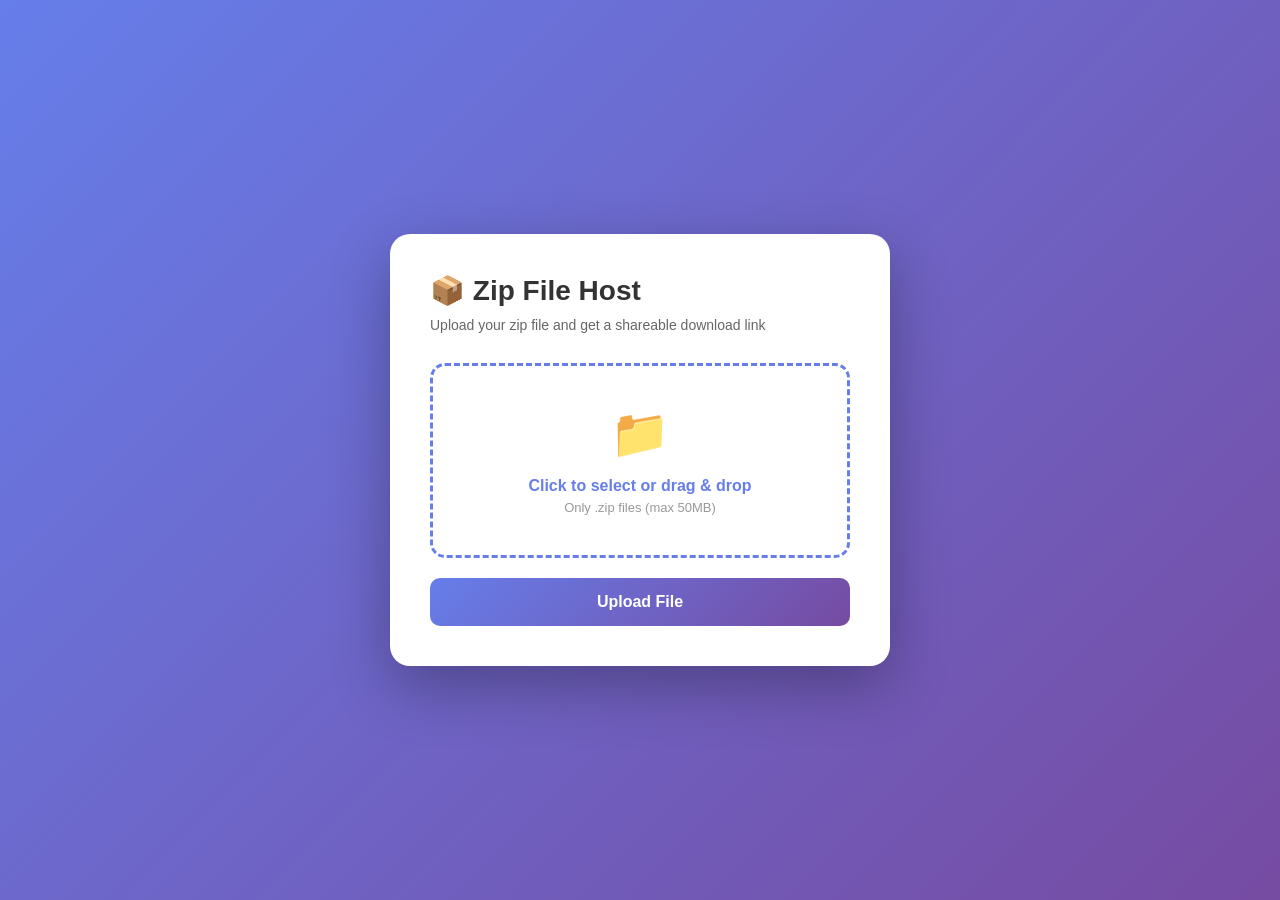
<file: zip-file-host/templates/index.html>
<!DOCTYPE html>
<html lang="en">
<head>
<script data-pexo-debug>
(function(){
  window.__PEXO_ERRORS__=[];
  window.onerror=function(m,s,l,c,e){window.__PEXO_ERRORS__.push({type:'error',msg:m,src:s,line:l,col:c});console.error('[PEXO]',m,s+':'+l);};
  window.addEventListener('unhandledrejection',function(e){window.__PEXO_ERRORS__.push({type:'promise',msg:String(e.reason)});console.error('[PEXO] Unhandled:',e.reason);});
  var _ce=console.error;console.error=function(){_ce.apply(console,arguments);window.__PEXO_ERRORS__.push({type:'console.error',msg:Array.from(arguments).join(' ')});};
})();
</script>
    <meta charset="UTF-8">
    <meta name="viewport" content="width=device-width, initial-scale=1.0">
    <title>Zip File Host</title>
    <style>
        * {
            margin: 0;
            padding: 0;
            box-sizing: border-box;
        }
        
        body {
            font-family: -apple-system, BlinkMacSystemFont, 'Segoe UI', Roboto, Oxygen, Ubuntu, Cantarell, sans-serif;
            background: linear-gradient(135deg, #667eea 0%, #764ba2 100%);
            min-height: 100vh;
            display: flex;
            align-items: center;
            justify-content: center;
            padding: 20px;
        }
        
        .container {
            background: white;
            border-radius: 20px;
            padding: 40px;
            max-width: 500px;
            width: 100%;
            box-shadow: 0 20px 60px rgba(0,0,0,0.3);
        }
        
        h1 {
            color: #333;
            margin-bottom: 10px;
            font-size: 28px;
        }
        
        .subtitle {
            color: #666;
            margin-bottom: 30px;
            font-size: 14px;
        }
        
        .upload-area {
            border: 3px dashed #667eea;
            border-radius: 15px;
            padding: 40px 20px;
            text-align: center;
            cursor: pointer;
            transition: all 0.3s;
            margin-bottom: 20px;
        }
        
        .upload-area:hover {
            border-color: #764ba2;
            background: #f8f9ff;
        }
        
        .upload-area.dragover {
            background: #f0f0ff;
            border-color: #764ba2;
        }
        
        .upload-icon {
            font-size: 48px;
            margin-bottom: 15px;
        }
        
        .upload-text {
            color: #667eea;
            font-weight: 600;
            margin-bottom: 5px;
        }
        
        .upload-hint {
            color: #999;
            font-size: 13px;
        }
        
        input[type="file"] {
            display: none;
        }
        
        .btn {
            background: linear-gradient(135deg, #667eea 0%, #764ba2 100%);
            color: white;
            border: none;
            padding: 15px 30px;
            border-radius: 10px;
            font-size: 16px;
            font-weight: 600;
            cursor: pointer;
            width: 100%;
            transition: transform 0.2s;
        }
        
        .btn:hover {
            transform: translateY(-2px);
        }
        
        .btn:disabled {
            opacity: 0.6;
            cursor: not-allowed;
        }
        
        .result {
            display: none;
            margin-top: 30px;
            padding: 20px;
            background: #f0f9ff;
            border-radius: 10px;
            border-left: 4px solid #667eea;
        }
        
        .result.show {
            display: block;
        }
        
        .result-title {
            color: #333;
            font-weight: 600;
            margin-bottom: 10px;
        }
        
        .download-url {
            background: white;
            padding: 12px;
            border-radius: 8px;
            word-break: break-all;
            font-family: monospace;
            font-size: 13px;
            color: #667eea;
            margin-bottom: 10px;
        }
        
        .copy-btn {
            background: #667eea;
            color: white;
            border: none;
            padding: 8px 16px;
            border-radius: 6px;
            font-size: 14px;
            cursor: pointer;
            transition: background 0.2s;
        }
        
        .copy-btn:hover {
            background: #764ba2;
        }
        
        .error {
            display: none;
            margin-top: 15px;
            padding: 15px;
            background: #fee;
            border-radius: 8px;
            color: #c33;
            font-size: 14px;
        }
        
        .error.show {
            display: block;
        }
        
        .loading {
            display: none;
            text-align: center;
            margin-top: 20px;
        }
        
        .loading.show {
            display: block;
        }
        
        .spinner {
            border: 3px solid #f3f3f3;
            border-top: 3px solid #667eea;
            border-radius: 50%;
            width: 40px;
            height: 40px;
            animation: spin 1s linear infinite;
            margin: 0 auto;
        }
        
        @keyframes spin {
            0% { transform: rotate(0deg); }
            100% { transform: rotate(360deg); }
        }
    </style>
</head>
<body>
    <div class="container">
        <h1>📦 Zip File Host</h1>
        <p class="subtitle">Upload your zip file and get a shareable download link</p>
        
        <form id="uploadForm">
            <div class="upload-area" id="uploadArea">
                <div class="upload-icon">📁</div>
                <div class="upload-text">Click to select or drag & drop</div>
                <div class="upload-hint">Only .zip files (max 50MB)</div>
                <input type="file" id="fileInput" name="file" accept=".zip" required>
            </div>
            <button type="submit" class="btn" id="uploadBtn">Upload File</button>
        </form>
        
        <div class="loading" id="loading">
            <div class="spinner"></div>
            <p style="margin-top: 10px; color: #667eea;">Uploading...</p>
        </div>
        
        <div class="error" id="error"></div>
        
        <div class="result" id="result">
            <div class="result-title">✅ File uploaded successfully!</div>
            <p style="color: #666; font-size: 13px; margin-bottom: 10px;">Share this download link:</p>
            <div class="download-url" id="downloadUrl"></div>
            <button class="copy-btn" onclick="copyUrl()">Copy Link</button>
        </div>
    </div>

    <script>
        const uploadArea = document.getElementById('uploadArea');
        const fileInput = document.getElementById('fileInput');
        const uploadForm = document.getElementById('uploadForm');
        const uploadBtn = document.getElementById('uploadBtn');
        const loading = document.getElementById('loading');
        const result = document.getElementById('result');
        const error = document.getElementById('error');
        const downloadUrl = document.getElementById('downloadUrl');

        uploadArea.addEventListener('click', () => fileInput.click());

        uploadArea.addEventListener('dragover', (e) => {
            e.preventDefault();
            uploadArea.classList.add('dragover');
        });

        uploadArea.addEventListener('dragleave', () => {
            uploadArea.classList.remove('dragover');
        });

        uploadArea.addEventListener('drop', (e) => {
            e.preventDefault();
            uploadArea.classList.remove('dragover');
            const files = e.dataTransfer.files;
            if (files.length > 0) {
                fileInput.files = files;
                const filename = files[0].name;
                uploadArea.querySelector('.upload-text').textContent = filename;
            }
        });

        fileInput.addEventListener('change', (e) => {
            if (e.target.files.length > 0) {
                const filename = e.target.files[0].name;
                uploadArea.querySelector('.upload-text').textContent = filename;
            }
        });

        uploadForm.addEventListener('submit', async (e) => {
            e.preventDefault();
            
            const file = fileInput.files[0];
            if (!file) {
                showError('Please select a file');
                return;
            }

            if (!file.name.endsWith('.zip')) {
                showError('Only .zip files are allowed');
                return;
            }

            const formData = new FormData();
            formData.append('file', file);

            loading.classList.add('show');
            uploadBtn.disabled = true;
            result.classList.remove('show');
            error.classList.remove('show');

            try {
                const response = await fetch('/upload', {
                    method: 'POST',
                    body: formData
                });

                const data = await response.json();

                if (response.ok && data.success) {
                    downloadUrl.textContent = data.download_url;
                    result.classList.add('show');
                } else {
                    showError(data.error || 'Upload failed');
                }
            } catch (err) {
                showError('Network error. Please try again.');
            } finally {
                loading.classList.remove('show');
                uploadBtn.disabled = false;
            }
        });

        function showError(message) {
            error.textContent = message;
            error.classList.add('show');
        }

        function copyUrl() {
            const url = downloadUrl.textContent;
            navigator.clipboard.writeText(url).then(() => {
                const btn = event.target;
                const originalText = btn.textContent;
                btn.textContent = '✓ Copied!';
                setTimeout(() => {
                    btn.textContent = originalText;
                }, 2000);
            });
        }
    </script>
</body>
</html>
</file>
<file: static/style.css>
/* ━━━━━━━━━━━━━━━━━━━━━━━━━━━━━━━━━━━━━━━━━━━━━━━━━━━━━━━━━━━━━━━━━━━━━━━━━━━━━━
   GREEN FLAG CHECKER - PROFESSIONAL DESIGN SYSTEM
   Typography: Inter (Google Fonts) - Modern sans-serif for digital interfaces
   Style: Modern minimalist with glassmorphism accents
   Color: Green primary (trust/growth), Red accent (warnings), Neutral base
   ━━━━━━━━━━━━━━━━━━━━━━━━━━━━━━━━━━━━━━━━━━━━━━━━━━━━━━━━━━━━━━━━━━━━━━━━━━━━━━ */

/* Import Inter font family with optimized weights */
@import url('https://fonts.googleapis.com/css2?family=Inter:wght@300;400;500;600;700;800;900&display=swap');

/* ━━━━━━━━━━━━━━━━━━━━━━━━━━━━━━━━━━━━━━━━━━━━━━━━━━━━━━━━━━━━━━━━━━━━━━━━━━━━━━
   CSS RESET & BASE
   ━━━━━━━━━━━━━━━━━━━━━━━━━━━━━━━━━━━━━━━━━━━━━━━━━━━━━━━━━━━━━━━━━━━━━━━━━━━━━━ */
*, *::before, *::after {
    margin: 0;
    padding: 0;
    box-sizing: border-box;
}

/* ━━━━━━━━━━━━━━━━━━━━━━━━━━━━━━━━━━━━━━━━━━━━━━━━━━━━━━━━━━━━━━━━━━━━━━━━━━━━━━
   DESIGN SYSTEM - CSS CUSTOM PROPERTIES (60-30-10 Color Rule)
   60% Neutral, 30% Primary Green, 10% Accent Red/Amber
   ━━━━━━━━━━━━━━━━━━━━━━━━━━━━━━━━━━━━━━━━━━━━━━━━━━━━━━━━━━━━━━━━━━━━━━━━━━━━━━ */
:root {
    /* Primary Colors - Green (30% of interface) */
    --primary-50: #ecfdf5;
    --primary-100: #d1fae5;
    --primary-200: #a7f3d0;
    --primary-300: #6ee7b7;
    --primary-400: #34d399;
    --primary-500: #10b981;
    --primary-600: #059669;
    --primary-700: #047857;
    --primary-800: #065f46;
    --primary-900: #064e3b;
    
    /* Danger Colors - Red (10% accent) */
    --danger-50: #fef2f2;
    --danger-100: #fee2e2;
    --danger-200: #fecaca;
    --danger-500: #ef4444;
    --danger-600: #dc2626;
    --danger-700: #b91c1c;
    --danger-800: #991b1b;
    --danger-900: #7f1d1d;
    
    /* Warning Colors - Amber */
    --warning-50: #fffbeb;
    --warning-100: #fef3c7;
    --warning-500: #f59e0b;
    --warning-600: #d97706;
    
    /* Neutral Colors (60% of interface) */
    --neutral-50: #f8fafc;
    --neutral-100: #f1f5f9;
    --neutral-200: #e2e8f0;
    --neutral-300: #cbd5e1;
    --neutral-400: #94a3b8;
    --neutral-500: #64748b;
    --neutral-600: #475569;
    --neutral-700: #334155;
    --neutral-800: #1e293b;
    --neutral-900: #0f172a;
    
    /* Semantic Colors */
    --bg-primary: #ffffff;
    --bg-secondary: #f8fafc;
    --bg-tertiary: #f1f5f9;
    --text-primary: #0f172a;
    --text-secondary: #475569;
    --text-tertiary: #94a3b8;
    --border-color: #e2e8f0;
    --border-hover: #cbd5e1;
    
    /* Spacing System (8px base unit) */
    --space-1: 0.5rem;    /* 8px */
    --space-2: 1rem;      /* 16px */
    --space-3: 1.5rem;    /* 24px */
    --space-4: 2rem;      /* 32px */
    --space-5: 2.5rem;    /* 40px */
    --space-6: 3rem;      /* 48px */
    --space-8: 4rem;      /* 64px */
    --space-10: 5rem;     /* 80px */
    --space-12: 6rem;     /* 96px */
    
    /* Border Radius System */
    --radius-sm: 0.5rem;   /* 8px */
    --radius-md: 0.75rem;  /* 12px */
    --radius-lg: 1rem;     /* 16px */
    --radius-xl: 1.5rem;   /* 24px */
    --radius-2xl: 2rem;    /* 32px */
    --radius-full: 9999px;
    
    /* Shadow System - Elevation Hierarchy */
    --shadow-xs: 0 1px 2px 0 rgba(15, 23, 42, 0.05);
    --shadow-sm: 0 1px 3px 0 rgba(15, 23, 42, 0.1), 0 1px 2px -1px rgba(15, 23, 42, 0.1);
    --shadow-md: 0 4px 6px -1px rgba(15, 23, 42, 0.1), 0 2px 4px -2px rgba(15, 23, 42, 0.1);
    --shadow-lg: 0 10px 15px -3px rgba(15, 23, 42, 0.1), 0 4px 6px -4px rgba(15, 23, 42, 0.1);
    --shadow-xl: 0 20px 25px -5px rgba(15, 23, 42, 0.1), 0 8px 10px -6px rgba(15, 23, 42, 0.1);
    --shadow-2xl: 0 25px 50px -12px rgba(15, 23, 42, 0.25);
    --shadow-inner: inset 0 2px 4px 0 rgba(15, 23, 42, 0.05);
    
    /* Typography */
    --font-family: 'Inter', -apple-system, BlinkMacSystemFont, 'Segoe UI', Roboto, 'Helvetica Neue', Arial, sans-serif;
    
    /* Transitions - Hardware Accelerated */
    --transition-fast: 150ms cubic-bezier(0.4, 0, 0.2, 1);
    --transition-base: 250ms cubic-bezier(0.4, 0, 0.2, 1);
    --transition-slow: 350ms cubic-bezier(0.4, 0, 0.2, 1);
    --transition-bounce: 500ms cubic-bezier(0.68, -0.55, 0.265, 1.55);
}

/* Dark Mode Support */
@media (prefers-color-scheme: dark) {
    :root {
        --bg-primary: #0f172a;
        --bg-secondary: #1e293b;
        --bg-tertiary: #334155;
        --text-primary: #f1f5f9;
        --text-secondary: #cbd5e1;
        --text-tertiary: #94a3b8;
        --border-color: #334155;
        --border-hover: #475569;
    }
}

/* ━━━━━━━━━━━━━━━━━━━━━━━━━━━━━━━━━━━━━━━━━━━━━━━━━━━━━━━━━━━━━━━━━━━━━━━━━━━━━━
   BASE STYLES
   ━━━━━━━━━━━━━━━━━━━━━━━━━━━━━━━━━━━━━━━━━━━━━━━━━━━━━━━━━━━━━━━━━━━━━━━━━━━━━━ */
html {
    scroll-behavior: smooth;
    font-size: 16px;
}

body {
    font-family: var(--font-family);
    background: linear-gradient(135deg, #f8fafc 0%, #e2e8f0 50%, #f1f5f9 100%);
    background-attachment: fixed;
    color: var(--text-primary);
    line-height: 1.6;
    min-height: 100vh;
    -webkit-font-smoothing: antialiased;
    -moz-osx-font-smoothing: grayscale;
    font-feature-settings: 'kern' 1, 'liga' 1, 'calt' 1;
    overflow-x: hidden;
}

/* ━━━━━━━━━━━━━━━━━━━━━━━━━━━━━━━━━━━━━━━━━━━━━━━━━━━━━━━━━━━━━━━━━━━━━━━━━━━━━━
   TYPOGRAPHY HIERARCHY - Fluid Responsive Scale
   ━━━━━━━━━━━━━━━━━━━━━━━━━━━━━━━━━━━━━━━━━━━━━━━━━━━━━━━━━━━━━━━━━━━━━━━━━━━━━━ */
h1 {
    font-size: clamp(2rem, 4vw + 1rem, 3.5rem);
    font-weight: 800;
    line-height: 1.1;
    letter-spacing: -0.03em;
    color: var(--text-primary);
    margin: 0;
}

h2 {
    font-size: clamp(1.5rem, 3vw + 0.5rem, 2.25rem);
    font-weight: 700;
    line-height: 1.2;
    letter-spacing: -0.02em;
    color: var(--text-primary);
    margin: 0;
}

h3 {
    font-size: clamp(1.125rem, 2vw + 0.25rem, 1.5rem);
    font-weight: 600;
    line-height: 1.3;
    letter-spacing: -0.01em;
    color: var(--text-primary);
    margin: 0;
}

p {
    font-size: clamp(0.9375rem, 1vw, 1.0625rem);
    font-weight: 400;
    line-height: 1.7;
    color: var(--text-secondary);
    margin: 0;
}

/* ━━━━━━━━━━━━━━━━━━━━━━━━━━━━━━━━━━━━━━━━━━━━━━━━━━━━━━━━━━━━━━━━━━━━━━━━━━━━━━
   LAYOUT & CONTAINER
   ━━━━━━━━━━━━━━━━━━━━━━━━━━━━━━━━━━━━━━━━━━━━━━━━━━━━━━━━━━━━━━━━━━━━━━━━━━━━━━ */
.container {
    max-width: 1200px;
    margin: 0 auto;
    padding: var(--space-6) var(--space-3);
    animation: containerFadeIn 0.8s cubic-bezier(0.4, 0, 0.2, 1);
}

@keyframes containerFadeIn {
    from {
        opacity: 0;
        transform: translateY(20px);
    }
    to {
        opacity: 1;
        transform: translateY(0);
    }
}

/* ━━━━━━━━━━━━━━━━━━━━━━━━━━━━━━━━━━━━━━━━━━━━━━━━━━━━━━━━━━━━━━━━━━━━━━━━━━━━━━
   HEADER - Staggered Entrance Animation
   ━━━━━━━━━━━━━━━━━━━━━━━━━━━━━━━━━━━━━━━━━━━━━━━━━━━━━━━━━━━━━━━━━━━━━━━━━━━━━━ */
header {
    text-align: center;
    margin-bottom: var(--space-8);
}

.logo {
    font-size: clamp(3rem, 6vw, 5rem);
    margin-bottom: var(--space-3);
    display: inline-block;
    animation: logoEntrance 0.6s cubic-bezier(0.68, -0.55, 0.265, 1.55);
    animation-delay: 0.1s;
    animation-fill-mode: both;
}

@keyframes logoEntrance {
    from {
        opacity: 0;
        transform: scale(0.5) rotate(-10deg);
    }
    to {
        opacity: 1;
        transform: scale(1) rotate(0deg);
    }
}

header h1 {
    animation: slideUpFade 0.6s ease-out;
    animation-delay: 0.2s;
    animation-fill-mode: both;
    margin-bottom: var(--space-2);
}

.tagline {
    font-size: clamp(1rem, 1.5vw, 1.25rem);
    color: var(--text-secondary);
    font-weight: 500;
    animation: slideUpFade 0.6s ease-out;
    animation-delay: 0.3s;
    animation-fill-mode: both;
    max-width: 600px;
    margin: 0 auto;
}

@keyframes slideUpFade {
    from {
        opacity: 0;
        transform: translateY(20px);
    }
    to {
        opacity: 1;
        transform: translateY(0);
    }
}

.back-link {
    display: inline-flex;
    align-items: center;
    gap: var(--space-1);
    color: var(--primary-600);
    text-decoration: none;
    font-weight: 500;
    font-size: 0.9375rem;
    margin-top: var(--space-3);
    padding: var(--space-1) var(--space-2);
    border-radius: var(--radius-md);
    transition: all var(--transition-base);
}

.back-link:hover {
    background: var(--primary-50);
    color: var(--primary-700);
    transform: translateX(-4px);
}

.back-link:focus-visible {
    outline: 2px solid var(--primary-500);
    outline-offset: 2px;
}

/* ━━━━━━━━━━━━━━━━━━━━━━━━━━━━━━━━━━━━━━━━━━━━━━━━━━━━━━━━━━━━━━━━━━━━━━━━━━━━━━
   MAIN CONTENT
   ━━━━━━━━━━━━━━━━━━━━━━━━━━━━━━━━━━━━━━━━━━━━━━━━━━━━━━━━━━━━━━━━━━━━━━━━━━━━━━ */
main {
    animation: slideUpFade 0.6s ease-out;
    animation-delay: 0.4s;
    animation-fill-mode: both;
}

/* ━━━━━━━━━━━━━━━━━━━━━━━━━━━━━━━━━━━━━━━━━━━━━━━━━━━━━━━━━━━━━━━━━━━━━━━━━━━━━━
   UPLOAD SECTION - Two Column Layout
   ━━━━━━━━━━━━━━━━━━━━━━━━━━━━━━━━━━━━━━━━━━━━━━━━━━━━━━━━━━━━━━━━━━━━━━━━━━━━━━ */
.upload-section {
    display: grid;
    grid-template-columns: 1fr 1fr;
    gap: var(--space-6);
    margin-bottom: var(--space-10);
}

@media (max-width: 768px) {
    .upload-section {
        grid-template-columns: 1fr;
        gap: var(--space-4);
    }
}

/* Instructions Card */
.instructions {
    background: var(--bg-primary);
    border-radius: var(--radius-xl);
    padding: var(--space-6);
    box-shadow: var(--shadow-md);
    border: 1px solid var(--border-color);
    transition: all var(--transition-base);
}

.instructions:hover {
    box-shadow: var(--shadow-lg);
    transform: translateY(-2px);
}

.instructions h2 {
    margin-bottom: var(--space-4);
    color: var(--text-primary);
}

.instructions ol {
    list-style: none;
    counter-reset: step-counter;
    margin-bottom: var(--space-4);
}

.instructions li {
    counter-increment: step-counter;
    position: relative;
    padding-left: var(--space-6);
    margin-bottom: var(--space-3);
    font-size: 1rem;
    line-height: 1.6;
    color: var(--text-secondary);
}

.instructions li::before {
    content: counter(step-counter);
    position: absolute;
    left: 0;
    top: 0;
    width: 2rem;
    height: 2rem;
    background: linear-gradient(135deg, var(--primary-500), var(--primary-600));
    color: white;
    border-radius: var(--radius-full);
    display: flex;
    align-items: center;
    justify-content: center;
    font-weight: 700;
    font-size: 0.875rem;
    box-shadow: var(--shadow-sm);
}

.privacy-note {
    background: var(--primary-50);
    border-left: 4px solid var(--primary-500);
    padding: var(--space-3);
    border-radius: var(--radius-md);
    font-size: 0.9375rem;
    line-height: 1.6;
}

.privacy-note strong {
    color: var(--primary-700);
    font-weight: 600;
}

/* Upload Box - Glassmorphism Style */
.upload-box {
    background: rgba(255, 255, 255, 0.7);
    backdrop-filter: blur(10px);
    -webkit-backdrop-filter: blur(10px);
    border-radius: var(--radius-xl);
    padding: var(--space-6);
    box-shadow: var(--shadow-lg);
    border: 1px solid rgba(255, 255, 255, 0.3);
    transition: all var(--transition-base);
}

.upload-box:hover {
    box-shadow: var(--shadow-xl);
    transform: translateY(-2px);
}

/* Drop Zone */
.drop-zone {
    border: 2px dashed var(--border-color);
    border-radius: var(--radius-lg);
    padding: var(--space-8) var(--space-4);
    text-align: center;
    transition: all var(--transition-base);
    cursor: pointer;
    background: var(--bg-primary);
    position: relative;
    overflow: hidden;
}

.drop-zone::before {
    content: '';
    position: absolute;
    inset: 0;
    background: linear-gradient(135deg, var(--primary-50), var(--primary-100));
    opacity: 0;
    transition: opacity var(--transition-base);
}

.drop-zone:hover,
.drop-zone:focus-within {
    border-color: var(--primary-500);
    background: var(--primary-50);
    transform: scale(1.01);
}

.drop-zone:hover::before {
    opacity: 0.5;
}

.drop-zone.drag-over {
    border-color: var(--primary-600);
    background: var(--primary-100);
    border-style: solid;
    box-shadow: var(--shadow-md), 0 0 0 4px var(--primary-100);
}

.upload-icon {
    width: 4rem;
    height: 4rem;
    color: var(--primary-500);
    margin: 0 auto var(--space-3);
    display: block;
    animation: floatIcon 3s ease-in-out infinite;
}

@keyframes floatIcon {
    0%, 100% { transform: translateY(0px); }
    50% { transform: translateY(-10px); }
}

.drop-text {
    font-size: 1.125rem;
    font-weight: 600;
    color: var(--text-primary);
    margin-bottom: var(--space-2);
}

.or-text {
    font-size: 0.875rem;
    color: var(--text-tertiary);
    margin: var(--space-2) 0;
    font-weight: 500;
    text-transform: uppercase;
    letter-spacing: 0.05em;
}

.file-label {
    display: inline-block;
    padding: var(--space-2) var(--space-4);
    background: var(--primary-600);
    color: white;
    border-radius: var(--radius-md);
    font-weight: 600;
    font-size: 0.9375rem;
    cursor: pointer;
    transition: all var(--transition-base);
    box-shadow: var(--shadow-sm);
}

.file-label:hover {
    background: var(--primary-700);
    transform: translateY(-2px);
    box-shadow: var(--shadow-md);
}

.file-label:active {
    transform: translateY(0);
}

#fileInput {
    display: none;
}

.file-name {
    margin-top: var(--space-3);
    font-size: 0.875rem;
    color: var(--primary-700);
    font-weight: 500;
    display: none;
    animation: slideUpFade 0.3s ease-out;
}

/* Analyze Button - Enhanced Micro-interactions */
.analyze-btn {
    width: 100%;
    padding: var(--space-3) var(--space-4);
    background: linear-gradient(135deg, var(--primary-600), var(--primary-700));
    color: white;
    border: none;
    border-radius: var(--radius-lg);
    font-weight: 700;
    font-size: 1.0625rem;
    cursor: pointer;
    margin-top: var(--space-4);
    transition: all var(--transition-base);
    box-shadow: var(--shadow-md);
    position: relative;
    overflow: hidden;
}

.analyze-btn::before {
    content: '';
    position: absolute;
    inset: 0;
    background: linear-gradient(135deg, rgba(255,255,255,0.2), transparent);
    opacity: 0;
    transition: opacity var(--transition-base);
}

.analyze-btn:hover {
    transform: translateY(-2px);
    box-shadow: var(--shadow-lg);
}

.analyze-btn:hover::before {
    opacity: 1;
}

.analyze-btn:active {
    transform: translateY(0);
}

.analyze-btn:disabled {
    opacity: 0.6;
    cursor: not-allowed;
    transform: none;
}

.analyze-btn:focus-visible {
    outline: 3px solid var(--primary-300);
    outline-offset: 2px;
}

.btn-loader {
    display: flex;
    align-items: center;
    justify-content: center;
    gap: var(--space-2);
}

/* Spinner Animation */
.spinner {
    width: 1.25rem;
    height: 1.25rem;
    border: 3px solid rgba(255, 255, 255, 0.3);
    border-top-color: white;
    border-radius: var(--radius-full);
    animation: spin 0.8s linear infinite;
}

@keyframes spin {
    to { transform: rotate(360deg); }
}

/* Error Message */
.error-message {
    margin-top: var(--space-3);
    padding: var(--space-3);
    background: var(--danger-50);
    border-left: 4px solid var(--danger-500);
    border-radius: var(--radius-md);
    color: var(--danger-700);
    font-weight: 500;
    font-size: 0.9375rem;
    display: none;
    animation: slideDownFade 0.3s ease-out;
}

.error-message.show {
    display: block;
}

@keyframes slideDownFade {
    from {
        opacity: 0;
        transform: translateY(-10px);
    }
    to {
        opacity: 1;
        transform: translateY(0);
    }
}

/* ━━━━━━━━━━━━━━━━━━━━━━━━━━━━━━━━━━━━━━━━━━━━━━━━━━━━━━━━━━━━━━━━━━━━━━━━━━━━━━
   FEATURES GRID - 4 Column Responsive Layout
   ━━━━━━━━━━━━━━━━━━━━━━━━━━━━━━━━━━━━━━━━━━━━━━━━━━━━━━━━━━━━━━━━━━━━━━━━━━━━━━ */
.features {
    display: grid;
    grid-template-columns: repeat(auto-fit, minmax(250px, 1fr));
    gap: var(--space-4);
    margin-bottom: var(--space-8);
}

.feature {
    background: var(--bg-primary);
    border-radius: var(--radius-xl);
    padding: var(--space-5);
    text-align: center;
    box-shadow: var(--shadow-md);
    border: 1px solid var(--border-color);
    transition: all var(--transition-base);
    animation: featureEntrance 0.6s ease-out;
    animation-fill-mode: both;
}

.feature:nth-child(1) { animation-delay: 0.5s; }
.feature:nth-child(2) { animation-delay: 0.6s; }
.feature:nth-child(3) { animation-delay: 0.7s; }
.feature:nth-child(4) { animation-delay: 0.8s; }

@keyframes featureEntrance {
    from {
        opacity: 0;
        transform: translateY(30px) scale(0.95);
    }
    to {
        opacity: 1;
        transform: translateY(0) scale(1);
    }
}

.feature:hover {
    transform: translateY(-8px);
    box-shadow: var(--shadow-xl);
    border-color: var(--primary-200);
}

.feature-icon {
    font-size: 3rem;
    margin-bottom: var(--space-3);
    display: block;
    animation: iconPulse 2s ease-in-out infinite;
}

@keyframes iconPulse {
    0%, 100% { transform: scale(1); }
    50% { transform: scale(1.1); }
}

.feature h3 {
    margin-bottom: var(--space-2);
    color: var(--text-primary);
}

.feature p {
    font-size: 0.9375rem;
    line-height: 1.6;
    color: var(--text-secondary);
}

/* ━━━━━━━━━━━━━━━━━━━━━━━━━━━━━━━━━━━━━━━━━━━━━━━━━━━━━━━━━━━━━━━━━━━━━━━━━━━━━━
   RESULTS PAGE - Verdict Card
   ━━━━━━━━━━━━━━━━━━━━━━━━━━━━━━━━━━━━━━━━━━━━━━━━━━━━━━━━━━━━━━━━━━━━━━━━━━━━━━ */
.results-page {
    max-width: 900px;
    margin: 0 auto;
}

.verdict-card {
    background: var(--bg-primary);
    border-radius: var(--radius-2xl);
    padding: var(--space-8);
    text-align: center;
    box-shadow: var(--shadow-2xl);
    margin-bottom: var(--space-8);
    border: 2px solid var(--border-color);
    position: relative;
    overflow: hidden;
    animation: verdictEntrance 0.8s cubic-bezier(0.68, -0.55, 0.265, 1.55);
}

@keyframes verdictEntrance {
    from {
        opacity: 0;
        transform: scale(0.9) translateY(30px);
    }
    to {
        opacity: 1;
        transform: scale(1) translateY(0);
    }
}

.verdict-card::before {
    content: '';
    position: absolute;
    top: 0;
    left: 0;
    right: 0;
    height: 6px;
    background: linear-gradient(90deg, var(--primary-500), var(--primary-600));
}

.verdict-card.verdict-healthy::before {
    background: linear-gradient(90deg, var(--primary-500), var(--primary-600));
}

.verdict-card.verdict-concerning::before {
    background: linear-gradient(90deg, var(--warning-500), var(--warning-600));
}

.verdict-card.verdict-unhealthy::before {
    background: linear-gradient(90deg, var(--danger-500), var(--danger-600));
}

.verdict-icon {
    font-size: 5rem;
    margin-bottom: var(--space-3);
    display: block;
    animation: iconBounce 1s ease-out;
    animation-delay: 0.3s;
    animation-fill-mode: both;
}

@keyframes iconBounce {
    0% { transform: scale(0); }
    50% { transform: scale(1.2); }
    100% { transform: scale(1); }
}

.verdict-title {
    margin-bottom: var(--space-4);
    animation: slideUpFade 0.6s ease-out;
    animation-delay: 0.4s;
    animation-fill-mode: both;
}

.health-score {
    margin: var(--space-6) 0;
    animation: slideUpFade 0.6s ease-out;
    animation-delay: 0.5s;
    animation-fill-mode: both;
}

.score-circle {
    width: 150px;
    height: 150px;
    border-radius: var(--radius-full);
    background: linear-gradient(135deg, var(--primary-50), var(--primary-100));
    border: 6px solid var(--primary-500);
    display: inline-flex;
    flex-direction: column;
    align-items: center;
    justify-content: center;
    box-shadow: var(--shadow-lg);
    position: relative;
}

.score-number {
    font-size: 3rem;
    font-weight: 900;
    color: var(--primary-700);
    line-height: 1;
    letter-spacing: -0.02em;
}

.score-label {
    font-size: 1.25rem;
    font-weight: 600;
    color: var(--primary-600);
}

.verdict-summary {
    font-size: 1.125rem;
    line-height: 1.7;
    color: var(--text-secondary);
    max-width: 700px;
    margin: 0 auto var(--space-6);
    animation: slideUpFade 0.6s ease-out;
    animation-delay: 0.6s;
    animation-fill-mode: both;
}

.meta-info {
    display: flex;
    justify-content: center;
    gap: var(--space-4);
    flex-wrap: wrap;
    font-size: 0.9375rem;
    color: var(--text-tertiary);
    font-weight: 500;
    animation: slideUpFade 0.6s ease-out;
    animation-delay: 0.7s;
    animation-fill-mode: both;
}

.meta-info span {
    display: flex;
    align-items: center;
    gap: var(--space-1);
}

/* ━━━━━━━━━━━━━━━━━━━━━━━━━━━━━━━━━━━━━━━━━━━━━━━━━━━━━━━━━━━━━━━━━━━━━━━━━━━━━━
   FLAGS SECTIONS - Green & Red Flags
   ━━━━━━━━━━━━━━━━━━━━━━━━━━━━━━━━━━━━━━━━━━━━━━━━━━━━━━━━━━━━━━━━━━━━━━━━━━━━━━ */
.flags-section {
    background: var(--bg-primary);
    border-radius: var(--radius-xl);
    padding: var(--space-6);
    margin-bottom: var(--space-6);
    box-shadow: var(--shadow-md);
    border: 1px solid var(--border-color);
    animation: slideUpFade 0.6s ease-out;
    animation-fill-mode: both;
}

.green-section {
    border-left: 4px solid var(--primary-500);
    animation-delay: 0.8s;
}

.green-section .flag-item {
    background: var(--primary-50);
    border-color: var(--primary-200);
}

.green-section .flag-icon {
    color: var(--primary-700);
}

.red-section {
    border-left: 4px solid var(--danger-500);
    animation-delay: 0.9s;
}

.red-section .flag-item {
    background: var(--danger-50);
    border-color: var(--danger-200);
}

.red-section .flag-icon {
    color: var(--danger-700);
}

.section-title {
    margin-bottom: var(--space-4);
    display: flex;
    align-items: center;
    gap: var(--space-2);
}

.flags-grid {
    display: grid;
    gap: var(--space-3);
}

.flag-item {
    background: var(--bg-secondary);
    border-radius: var(--radius-lg);
    padding: var(--space-4);
    border: 1px solid var(--border-color);
    transition: all var(--transition-base);
    position: relative;
    overflow: hidden;
}

.flag-item::before {
    content: '';
    position: absolute;
    left: 0;
    top: 0;
    bottom: 0;
    width: 4px;
    background: var(--primary-500);
    transform: scaleY(0);
    transition: transform var(--transition-base);
}

.red-section .flag-item::before {
    background: var(--danger-500);
}

.flag-item:hover {
    transform: translateX(8px);
    box-shadow: var(--shadow-md);
    border-color: var(--border-hover);
}

.flag-item:hover::before {
    transform: scaleY(1);
}

.flag-header {
    display: flex;
    align-items: flex-start;
    gap: var(--space-3);
    margin-bottom: var(--space-2);
}

.flag-icon {
    font-size: 1.5rem;
    flex-shrink: 0;
    color: var(--text-primary);
}

.flag-content {
    flex: 1;
}

.flag-title {
    font-weight: 600;
    color: var(--neutral-900);
    margin-bottom: var(--space-1);
    font-size: 1.0625rem;
}

.flag-description {
    color: var(--text-secondary);
    line-height: 1.6;
    font-size: 0.9375rem;
}

.flag-severity {
    display: inline-block;
    padding: 0.25rem 0.75rem;
    border-radius: var(--radius-full);
    font-size: 0.75rem;
    font-weight: 600;
    text-transform: uppercase;
    letter-spacing: 0.05em;
    margin-top: var(--space-2);
}

.severity-low {
    background: var(--warning-100);
    color: var(--warning-600);
}

.severity-medium {
    background: var(--warning-100);
    color: var(--warning-600);
}

.severity-high {
    background: var(--danger-100);
    color: var(--danger-600);
}

.severity-critical {
    background: var(--danger-200);
    color: var(--danger-700);
}

/* ━━━━━━━━━━━━━━━━━━━━━━━━━━━━━━━━━━━━━━━━━━━━━━━━━━━━━━━━━━━━━━━━━━━━━━━━━━━━━━
   RECOMMENDATIONS SECTION
   ━━━━━━━━━━━━━━━━━━━━━━━━━━━━━━━━━━━━━━━━━━━━━━━━━━━━━━━━━━━━━━━━━━━━━━━━━━━━━━ */
.recommendations-section {
    background: linear-gradient(135deg, var(--primary-50), var(--primary-100));
    border-radius: var(--radius-xl);
    padding: var(--space-6);
    margin-bottom: var(--space-6);
    box-shadow: var(--shadow-md);
    border: 1px solid var(--primary-200);
    animation: slideUpFade 0.6s ease-out;
    animation-delay: 1s;
    animation-fill-mode: both;
}

.recommendations-list {
    display: grid;
    gap: var(--space-3);
}

.recommendation-item {
    display: flex;
    align-items: flex-start;
    gap: var(--space-3);
    background: var(--bg-primary);
    padding: var(--space-4);
    border-radius: var(--radius-lg);
    box-shadow: var(--shadow-sm);
    transition: all var(--transition-base);
}

.recommendation-item:hover {
    transform: translateX(8px);
    box-shadow: var(--shadow-md);
}

.rec-bullet {
    color: var(--primary-600);
    font-weight: 700;
    font-size: 1.25rem;
    flex-shrink: 0;
}

.recommendation-item p {
    color: var(--text-secondary);
    line-height: 1.7;
    font-size: 1rem;
}

/* ━━━━━━━━━━━━━━━━━━━━━━━━━━━━━━━━━━━━━━━━━━━━━━━━━━━━━━━━━━━━━━━━━━━━━━━━━━━━━━
   SHARE SECTION
   ━━━━━━━━━━━━━━━━━━━━━━━━━━━━━━━━━━━━━━━━━━━━━━━━━━━━━━━━━━━━━━━━━━━━━━━━━━━━━━ */
.share-section {
    background: var(--bg-primary);
    border-radius: var(--radius-xl);
    padding: var(--space-6);
    box-shadow: var(--shadow-md);
    border: 1px solid var(--border-color);
    animation: slideUpFade 0.6s ease-out;
    animation-delay: 1.1s;
    animation-fill-mode: both;
}

.share-label {
    font-weight: 600;
    color: var(--text-primary);
    margin-bottom: var(--space-3);
    font-size: 1.0625rem;
}

.share-url {
    display: flex;
    gap: var(--space-2);
}

.share-url input {
    flex: 1;
    padding: var(--space-3);
    border: 2px solid var(--border-color);
    border-radius: var(--radius-md);
    font-family: var(--font-family);
    font-size: 0.9375rem;
    color: var(--text-secondary);
    background: var(--bg-secondary);
    transition: all var(--transition-base);
}

.share-url input:focus {
    outline: none;
    border-color: var(--primary-500);
    background: var(--bg-primary);
    box-shadow: 0 0 0 3px var(--primary-100);
}

.copy-btn {
    padding: var(--space-3) var(--space-5);
    background: var(--primary-600);
    color: white;
    border: none;
    border-radius: var(--radius-md);
    font-weight: 600;
    font-size: 0.9375rem;
    cursor: pointer;
    transition: all var(--transition-base);
    white-space: nowrap;
    box-shadow: var(--shadow-sm);
}

.copy-btn:hover {
    background: var(--primary-700);
    transform: translateY(-2px);
    box-shadow: var(--shadow-md);
}

.copy-btn:active {
    transform: translateY(0);
}

.copy-btn:focus-visible {
    outline: 3px solid var(--primary-300);
    outline-offset: 2px;
}

/* ━━━━━━━━━━━━━━━━━━━━━━━━━━━━━━━━━━━━━━━━━━━━━━━━━━━━━━━━━━━━━━━━━━━━━━━━━━━━━━
   FOOTER
   ━━━━━━━━━━━━━━━━━━━━━━━━━━━━━━━━━━━━━━━━━━━━━━━━━━━━━━━━━━━━━━━━━━━━━━━━━━━━━━ */
footer {
    text-align: center;
    padding: var(--space-8) 0 var(--space-4);
    margin-top: var(--space-10);
    border-top: 1px solid var(--border-color);
}

footer p {
    color: var(--text-tertiary);
    font-size: 0.875rem;
    font-weight: 500;
}

/* ━━━━━━━━━━━━━━━━━━━━━━━━━━━━━━━━━━━━━━━━━━━━━━━━━━━━━━━━━━━━━━━━━━━━━━━━━━━━━━
   RESPONSIVE BREAKPOINTS - Mobile First Approach
   ━━━━━━━━━━━━━━━━━━━━━━━━━━━━━━━━━━━━━━━━━━━━━━━━━━━━━━━━━━━━━━━━━━━━━━━━━━━━━━ */

/* Tablet (768px) */
@media (max-width: 768px) {
    .container {
        padding: var(--space-4) var(--space-3);
    }
    
    header {
        margin-bottom: var(--space-6);
    }
    
    .features {
        grid-template-columns: repeat(auto-fit, minmax(200px, 1fr));
        gap: var(--space-3);
    }
    
    .verdict-card {
        padding: var(--space-6);
    }
    
    .score-circle {
        width: 120px;
        height: 120px;
    }
    
    .score-number {
        font-size: 2.5rem;
    }
    
    .share-url {
        flex-direction: column;
    }
    
    .copy-btn {
        width: 100%;
    }
}

/* Mobile (640px) */
@media (max-width: 640px) {
    .container {
        padding: var(--space-3) var(--space-2);
    }
    
    .logo {
        font-size: 3rem;
    }
    
    .features {
        grid-template-columns: 1fr;
    }
    
    .feature {
        padding: var(--space-4);
    }
    
    .instructions,
    .upload-box {
        padding: var(--space-4);
    }
    
    .drop-zone {
        padding: var(--space-6) var(--space-3);
    }
    
    .upload-icon {
        width: 3rem;
        height: 3rem;
    }
    
    .verdict-card {
        padding: var(--space-4);
    }
    
    .flags-section,
    .recommendations-section,
    .share-section {
        padding: var(--space-4);
    }
    
    .flag-item {
        padding: var(--space-3);
    }
}

/* ━━━━━━━━━━━━━━━━━━━━━━━━━━━━━━━━━━━━━━━━━━━━━━━━━━━━━━━━━━━━━━━━━━━━━━━━━━━━━━
   ACCESSIBILITY - Focus States & Reduced Motion
   ━━━━━━━━━━━━━━━━━━━━━━━━━━━━━━━━━━━━━━━━━━━━━━━━━━━━━━━━━━━━━━━━━━━━━━━━━━━━━━ */

/* Enhanced Focus States for Keyboard Navigation */
*:focus-visible {
    outline: 3px solid var(--primary-500);
    outline-offset: 2px;
    border-radius: var(--radius-sm);
}

button:focus-visible,
a:focus-visible,
input:focus-visible {
    outline: 3px solid var(--primary-500);
    outline-offset: 2px;
}

/* Reduced Motion Support - Accessibility */
@media (prefers-reduced-motion: reduce) {
    *,
    *::before,
    *::after {
        animation-duration: 0.01ms !important;
        animation-iteration-count: 1 !important;
        transition-duration: 0.01ms !important;
        scroll-behavior: auto !important;
    }
    
    .upload-icon,
    .feature-icon {
        animation: none !important;
    }
}

/* High Contrast Mode Support */
@media (prefers-contrast: high) {
    :root {
        --border-color: #000000;
        --text-secondary: #000000;
    }
    
    .drop-zone {
        border-width: 3px;
    }
    
    button,
    .file-label {
        border: 2px solid currentColor;
    }
}

/* ━━━━━━━━━━━━━━━━━━━━━━━━━━━━━━━━━━━━━━━━━━━━━━━━━━━━━━━━━━━━━━━━━━━━━━━━━━━━━━
   UTILITY CLASSES
   ━━━━━━━━━━━━━━━━━━━━━━━━━━━━━━━━━━━━━━━━━━━━━━━━━━━━━━━━━━━━━━━━━━━━━━━━━━━━━━ */
.sr-only {
    position: absolute;
    width: 1px;
    height: 1px;
    padding: 0;
    margin: -1px;
    overflow: hidden;
    clip: rect(0, 0, 0, 0);
    white-space: nowrap;
    border-width: 0;
}

/* Print Styles */
@media print {
    body {
        background: white;
    }
    
    .upload-section,
    .share-section,
    footer {
        display: none;
    }
    
    .verdict-card,
    .flags-section,
    .recommendations-section {
        box-shadow: none;
        border: 1px solid #000;
        page-break-inside: avoid;
    }
}
</file>
